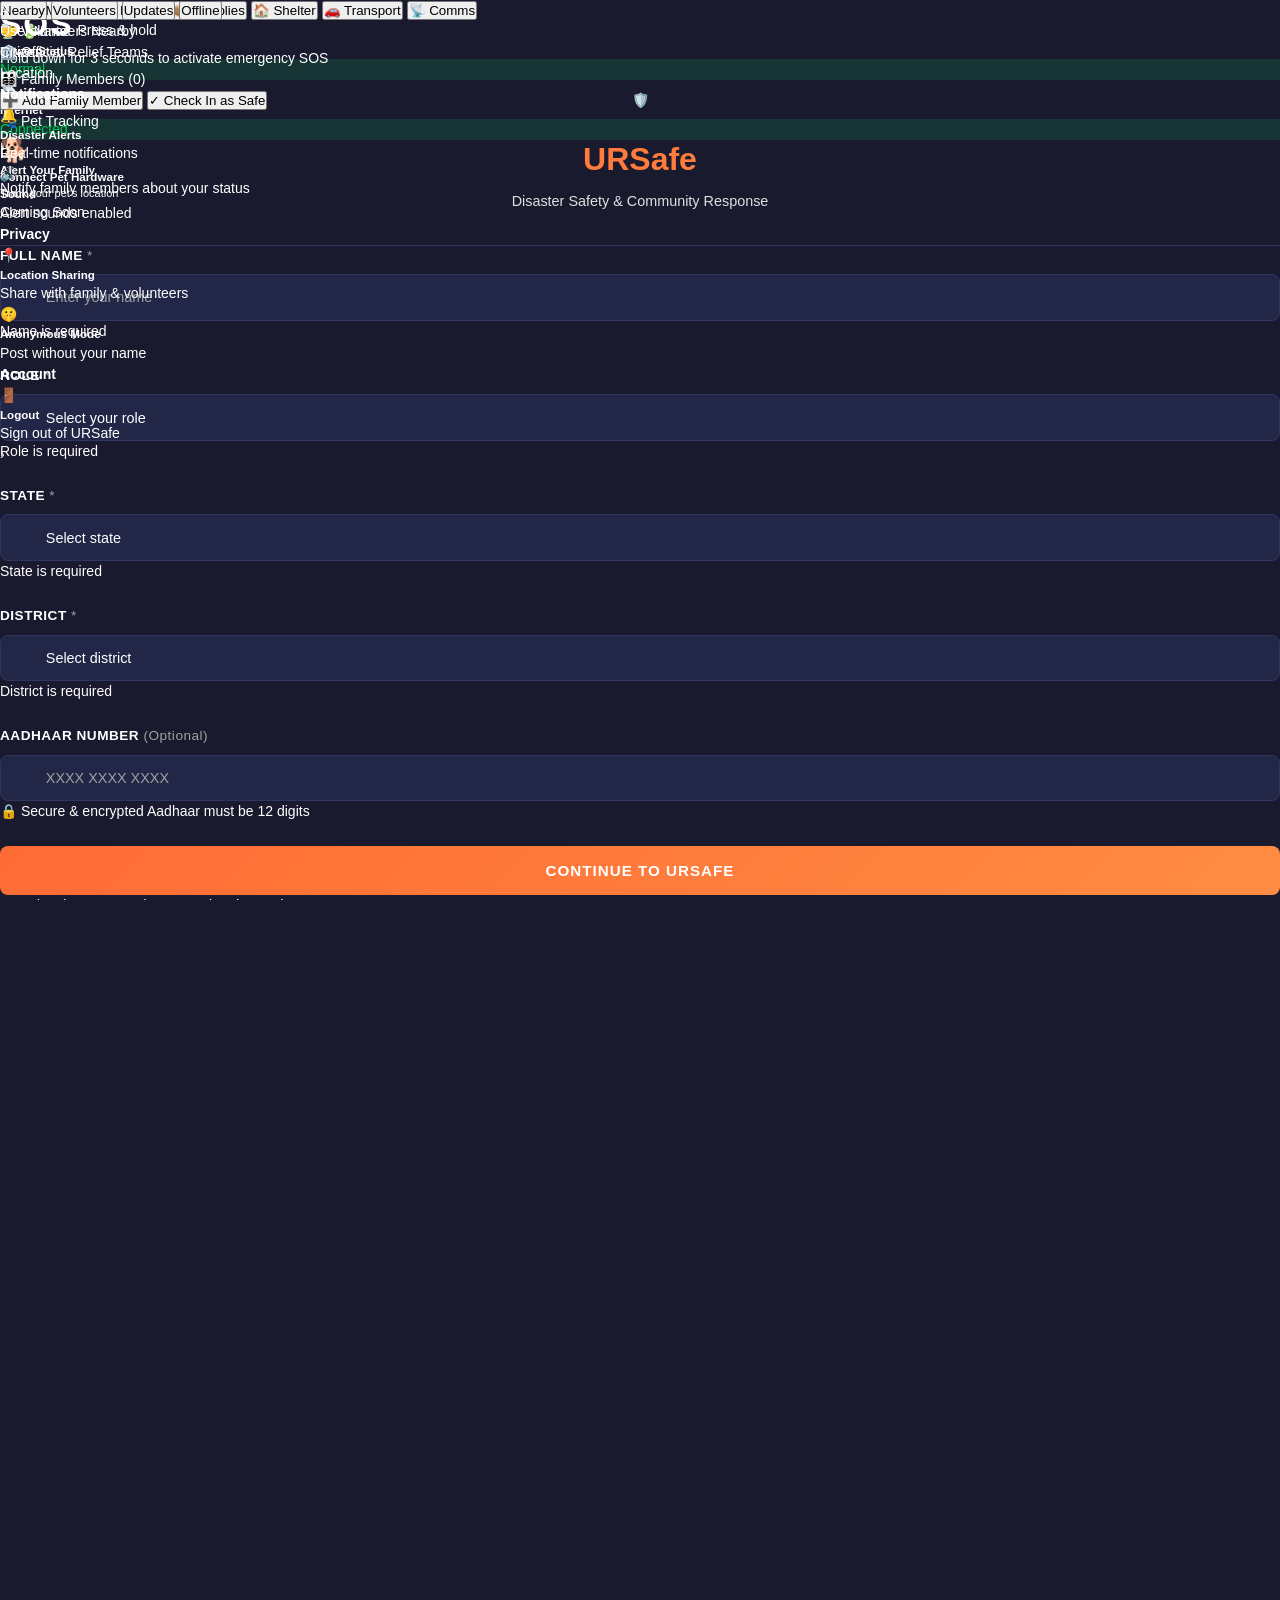
<file: URSafe/index.html>
<!DOCTYPE html>
<html lang="en">
<head>
  <meta charset="UTF-8">
  <meta name="viewport" content="width=device-width, initial-scale=1.0, viewport-fit=cover, maximum-scale=1">
  <title>URSafe - Disaster Safety App</title>
  <link rel="stylesheet" href="css/style.css">
</head>
<body>

<!-- STATUS BAR -->
<div class="status-bar">
  <span class="time" id="statusTime">9:41</span>
  <div class="status-icons">
    <span>📡</span>
    <span>🔋</span>
  </div>
</div>

<!-- LOGIN PAGE -->
<div id="loginPage">
  <div class="login-header">
    <div class="login-logo">🛡️</div>
    <h1>UR<span>Safe</span></h1>
    <p>Disaster Safety & Community Response</p>
  </div>

  <form class="login-form" id="loginForm">
    <div class="form-group">
      <label for="userName">Full Name <span class="optional">*</span></label>
      <input type="text" id="userName" class="form-input" placeholder="Enter your name" required>
      <span class="error-text">Name is required</span>
    </div>

    <div class="form-group">
      <label for="userRole">Role <span class="optional">*</span></label>
      <select id="userRole" class="form-input" required>
        <option value="">Select your role</option>
        <option value="citizen">Citizen</option>
        <option value="volunteer">Volunteer</option>
        <option value="government">Government Entity</option>
      </select>
      <span class="error-text">Role is required</span>
    </div>

    <div class="form-row">
      <div class="form-group">
        <label for="userState">State <span class="optional">*</span></label>
        <select id="userState" class="form-input" required>
          <option value="">Select state</option>
        </select>
        <span class="error-text">State is required</span>
      </div>
      <div class="form-group">
        <label for="userDistrict">District <span class="optional">*</span></label>
        <select id="userDistrict" class="form-input" required>
          <option value="">Select district</option>
        </select>
        <span class="error-text">District is required</span>
      </div>
    </div>

    <div class="form-group">
      <label for="userAadhaar">Aadhaar Number <span class="optional">(Optional)</span></label>
      <input type="text" id="userAadhaar" class="form-input" placeholder="XXXX XXXX XXXX" maxlength="14">
      <span class="aadhaar-note">🔒 Secure & encrypted</span>
      <span class="error-text">Aadhaar must be 12 digits</span>
    </div>

    <button type="submit" class="btn-primary">Continue to URSafe</button>
  </form>

  <div class="login-footer">
    Your data is <span>secure</span> and encrypted end-to-end
  </div>
</div>

<!-- MAIN APP -->
<div id="mainApp">
  <!-- APP HEADER -->
  <div class="app-header">
    <h2 id="pageTitle">Alerts</h2>
    <div class="header-actions">
      <div class="header-btn" id="headerAction">🔔</div>
      <div class="user-avatar" id="userAvatar">A</div>
    </div>
  </div>

  <!-- PAGE CONTENT -->
  <div class="page-content">
    <!-- ALERTS PAGE -->
    <div class="page active" id="alertsPage">
      <div class="alert-tabs">
        <button class="alert-tab active" data-tab="all">All Alerts</button>
        <button class="alert-tab" data-tab="disasters">Disasters</button>
        <button class="alert-tab" data-tab="utilities">Utilities</button>
        <button class="alert-tab" data-tab="family">Family</button>
      </div>

      <div id="disasterAlertsContainer"></div>

      <div class="utility-alerts">
        <div class="card utility-card">
          <div class="u-icon">⚡</div>
          <h5>Power Status</h5>
          <div class="u-status" style="background:rgba(0,200,83,.15);color:#00c853">Normal</div>
        </div>
        <div class="card utility-card">
          <div class="u-icon">📡</div>
          <h5>Internet</h5>
          <div class="u-status" style="background:rgba(0,200,83,.15);color:#00c853">Connected</div>
        </div>
      </div>

      <div class="family-alert-banner">
        <div class="fab-icon">👨‍👩‍👧</div>
        <div class="fab-text">
          <h5>Alert Your Family</h5>
          <p>Notify family members about your status</p>
        </div>
      </div>
    </div>

    <!-- FAMILY LINK PAGE -->
    <div class="page" id="familyPage">
      <div class="sos-section">
        <div class="sos-btn" id="sosBtn" title="Hold for 3 seconds to send SOS">
          <span class="sos-text">SOS</span>
          <span class="sos-sub">Press & hold</span>
        </div>
        <div class="sos-progress">
          <div class="sos-progress-bar" id="sosProgress"></div>
        </div>
        <div class="sos-hint">Hold down for 3 seconds to activate emergency SOS</div>
      </div>

      <div class="section-title">
        👨‍👩‍👧‍👦 Family Members <span class="count" id="familyCount">(0)</span>
      </div>
      <div id="familyListContainer"></div>
      <button class="add-member-btn" id="addMemberBtn">
        ➕ Add Family Member
      </button>

      <button class="checkin-btn" id="checkinBtn">
        ✓ Check In as Safe
      </button>

      <div class="section-title">🐾 Pet Tracking</div>
      <div class="card pet-section">
        <div class="pet-card">
          <div style="font-size:24px">🐕</div>
          <div style="flex:1">
            <h5>Connect Pet Hardware</h5>
            <p style="font-size:11px;color:var(--text-dim)">Track your pet's location</p>
          </div>
          <span class="coming-soon-badge">Coming Soon</span>
        </div>
      </div>
    </div>

    <!-- VOLUNTEERS PAGE -->
    <div class="page" id="volunteersPage">
      <div class="vol-filters">
        <button class="vol-filter active" data-type="all">All</button>
        <button class="vol-filter" data-type="medical">🏥 Medical</button>
        <button class="vol-filter" data-type="rescue">🚒 Rescue</button>
        <button class="vol-filter" data-type="supplies">📦 Supplies</button>
        <button class="vol-filter" data-type="shelter">🏠 Shelter</button>
        <button class="vol-filter" data-type="transport">🚗 Transport</button>
        <button class="vol-filter" data-type="communication">📡 Comms</button>
      </div>

      <div class="section-title">🤝 Volunteers Nearby</div>
      <div id="volunteersContainer"></div>

      <div class="section-title">🏛️ Official Relief Teams</div>
      <div id="reliefTeamsContainer"></div>
    </div>

    <!-- COMMUNITY PAGE -->
    <div class="page" id="communityPage">
      <div class="community-tabs">
        <button class="community-tab active" data-tab="nearby">Nearby</button>
        <button class="community-tab" data-tab="volunteers">Volunteers</button>
        <button class="community-tab" data-tab="updates">Updates</button>
        <button class="community-tab" data-tab="offline">Offline</button>
      </div>

      <div id="nearbyMessagesTab" class="tab-content">
        <div id="messagesContainer"></div>
      </div>

      <div id="offlineTab" class="tab-content" style="display:none">
        <div class="offline-banner">
          <h4>📡 Mesh Network Mode</h4>
          <p>Communicating without internet</p>
        </div>
        <div class="mesh-status">
          <div class="mesh-dot"></div>
          <span>Connected to 7 peers nearby</span>
        </div>
        <div class="section-title">Local Peers</div>
        <div id="peersContainer"></div>
      </div>
    </div>

    <!-- PROFILE PAGE -->
    <div class="page" id="profilePage">
      <div class="profile-header">
        <div class="profile-avatar-lg" id="profileAvatar">A</div>
        <div class="profile-name" id="profileName">User Name</div>
        <div class="profile-role" id="profileRole">Citizen</div>
        <div class="profile-location" id="profileLocation">Location</div>
      </div>

      <div class="settings-group">
        <h4>Notifications</h4>
        <div class="setting-item card">
          <div class="setting-icon">🔔</div>
          <div class="setting-info">
            <h5>Disaster Alerts</h5>
            <p>Real-time notifications</p>
          </div>
          <div class="setting-toggle on" data-setting="alerts"></div>
        </div>
        <div class="setting-item card">
          <div class="setting-icon">🔊</div>
          <div class="setting-info">
            <h5>Sound</h5>
            <p>Alert sounds enabled</p>
          </div>
          <div class="setting-toggle on" data-setting="sound"></div>
        </div>
      </div>

      <div class="settings-group">
        <h4>Privacy</h4>
        <div class="setting-item card">
          <div class="setting-icon">📍</div>
          <div class="setting-info">
            <h5>Location Sharing</h5>
            <p>Share with family & volunteers</p>
          </div>
          <div class="setting-toggle on" data-setting="location"></div>
        </div>
        <div class="setting-item card">
          <div class="setting-icon">🤫</div>
          <div class="setting-info">
            <h5>Anonymous Mode</h5>
            <p>Post without your name</p>
          </div>
          <div class="setting-toggle" data-setting="anonymous"></div>
        </div>
      </div>

      <div class="settings-group">
        <h4>Account</h4>
        <div class="setting-item card" id="logoutBtn" style="cursor:pointer">
          <div class="setting-icon">🚪</div>
          <div class="setting-info">
            <h5>Logout</h5>
            <p>Sign out of URSafe</p>
          </div>
          <div class="setting-arrow">›</div>
        </div>
      </div>
    </div>
  </div>

  <!-- BOTTOM NAVIGATION -->
  <div class="bottom-nav">
    <div class="nav-item active" data-page="alerts">
      <div class="nav-icon">🚨</div>
      <div class="nav-label">Alerts</div>
    </div>
    <div class="nav-item" data-page="family">
      <div class="nav-icon">👨‍👩‍👧</div>
      <div class="nav-label">Family</div>
    </div>
    <div class="nav-item" data-page="volunteers">
      <div class="nav-icon">🤝</div>
      <div class="nav-label">Volunteers</div>
    </div>
    <div class="nav-item" data-page="community">
      <div class="nav-icon">💬</div>
      <div class="nav-label">Community</div>
    </div>
    <div class="nav-item" data-page="profile">
      <div class="nav-icon">👤</div>
      <div class="nav-label">Profile</div>
    </div>
  </div>

  <!-- MESSAGE COMPOSER -->
  <div class="msg-composer" id="msgComposer">
    <div class="composer-row">
      <input type="text" class="composer-input" id="msgInput" placeholder="Share your status...">
      <button class="composer-send" id="sendMsgBtn">📤</button>
    </div>
    <div class="composer-tools">
      <button class="composer-tool" id="attachLocationBtn">📍 Location</button>
      <select class="urgency-select" id="urgencySelect">
        <option value="low">🟢 Normal</option>
        <option value="medium">🟡 Urgent</option>
        <option value="high">🔴 Critical</option>
      </select>
    </div>
  </div>
</div>

<!-- MODALS -->
<div class="sos-modal" id="sosModal">
  <div class="sos-modal-content">
    <h3>Emergency SOS Activated</h3>
    <p>Your location & message will be sent to all family members</p>
    <textarea id="sosMessage" placeholder="Add a message (optional)..."></textarea>
    <button class="sos-send-btn" id="sosSendBtn">📤 Send SOS</button>
    <button class="sos-cancel-btn" id="sosCancelBtn">Cancel</button>
  </div>
</div>

<div class="add-modal" id="addModal">
  <div class="add-modal-content">
    <h3>Add Family Member</h3>
    <div class="form-group">
      <label for="memberName">Name</label>
      <input type="text" id="memberName" class="form-input" placeholder="Family member name">
    </div>
    <div class="form-group">
      <label for="memberRelation">Relation</label>
      <select id="memberRelation" class="form-input">
        <option value="">Select relation</option>
      </select>
    </div>
    <div class="form-group">
      <label for="memberPhone">Phone Number</label>
      <input type="tel" id="memberPhone" class="form-input" placeholder="+91-XXXXXXXXXX">
    </div>
    <div class="modal-actions">
      <button class="btn-primary" id="addMemberConfirmBtn">Add Member</button>
      <button class="btn-cancel" id="addMemberCancelBtn">Cancel</button>
    </div>
  </div>
</div>

<!-- TOAST NOTIFICATIONS -->
<div class="toast" id="toast"></div>

<!-- SPLASH OVERLAY -->
<div class="splash-overlay" id="splash">
  <div style="font-size:48px">🛡️</div>
  <div class="splash-spinner"></div>
</div>

<script src="js/data.js"></script>
<script src="js/login.js"></script>
<script src="js/alerts.js"></script>
<script src="js/familylink.js"></script>
<script src="js/volunteers.js"></script>
<script src="js/community.js"></script>
<script src="js/app.js"></script>

</body>
</html>
</file>
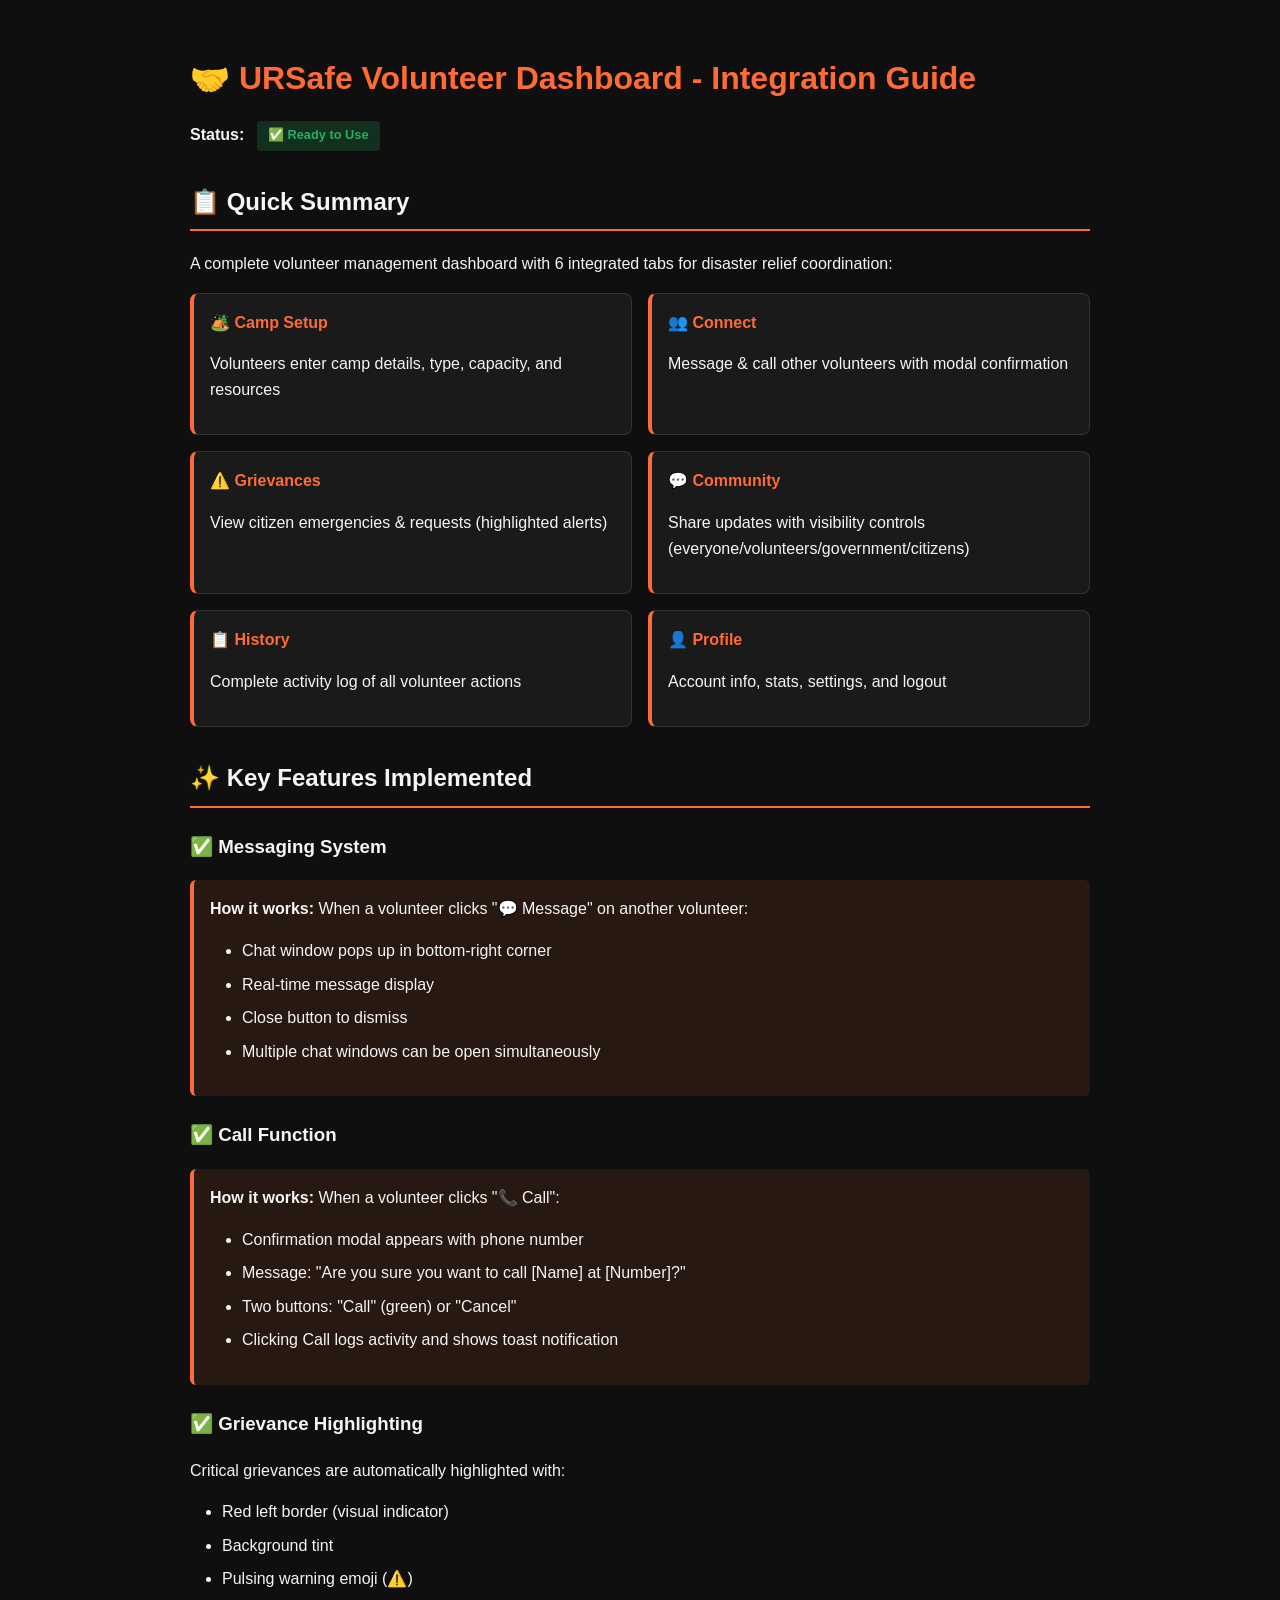
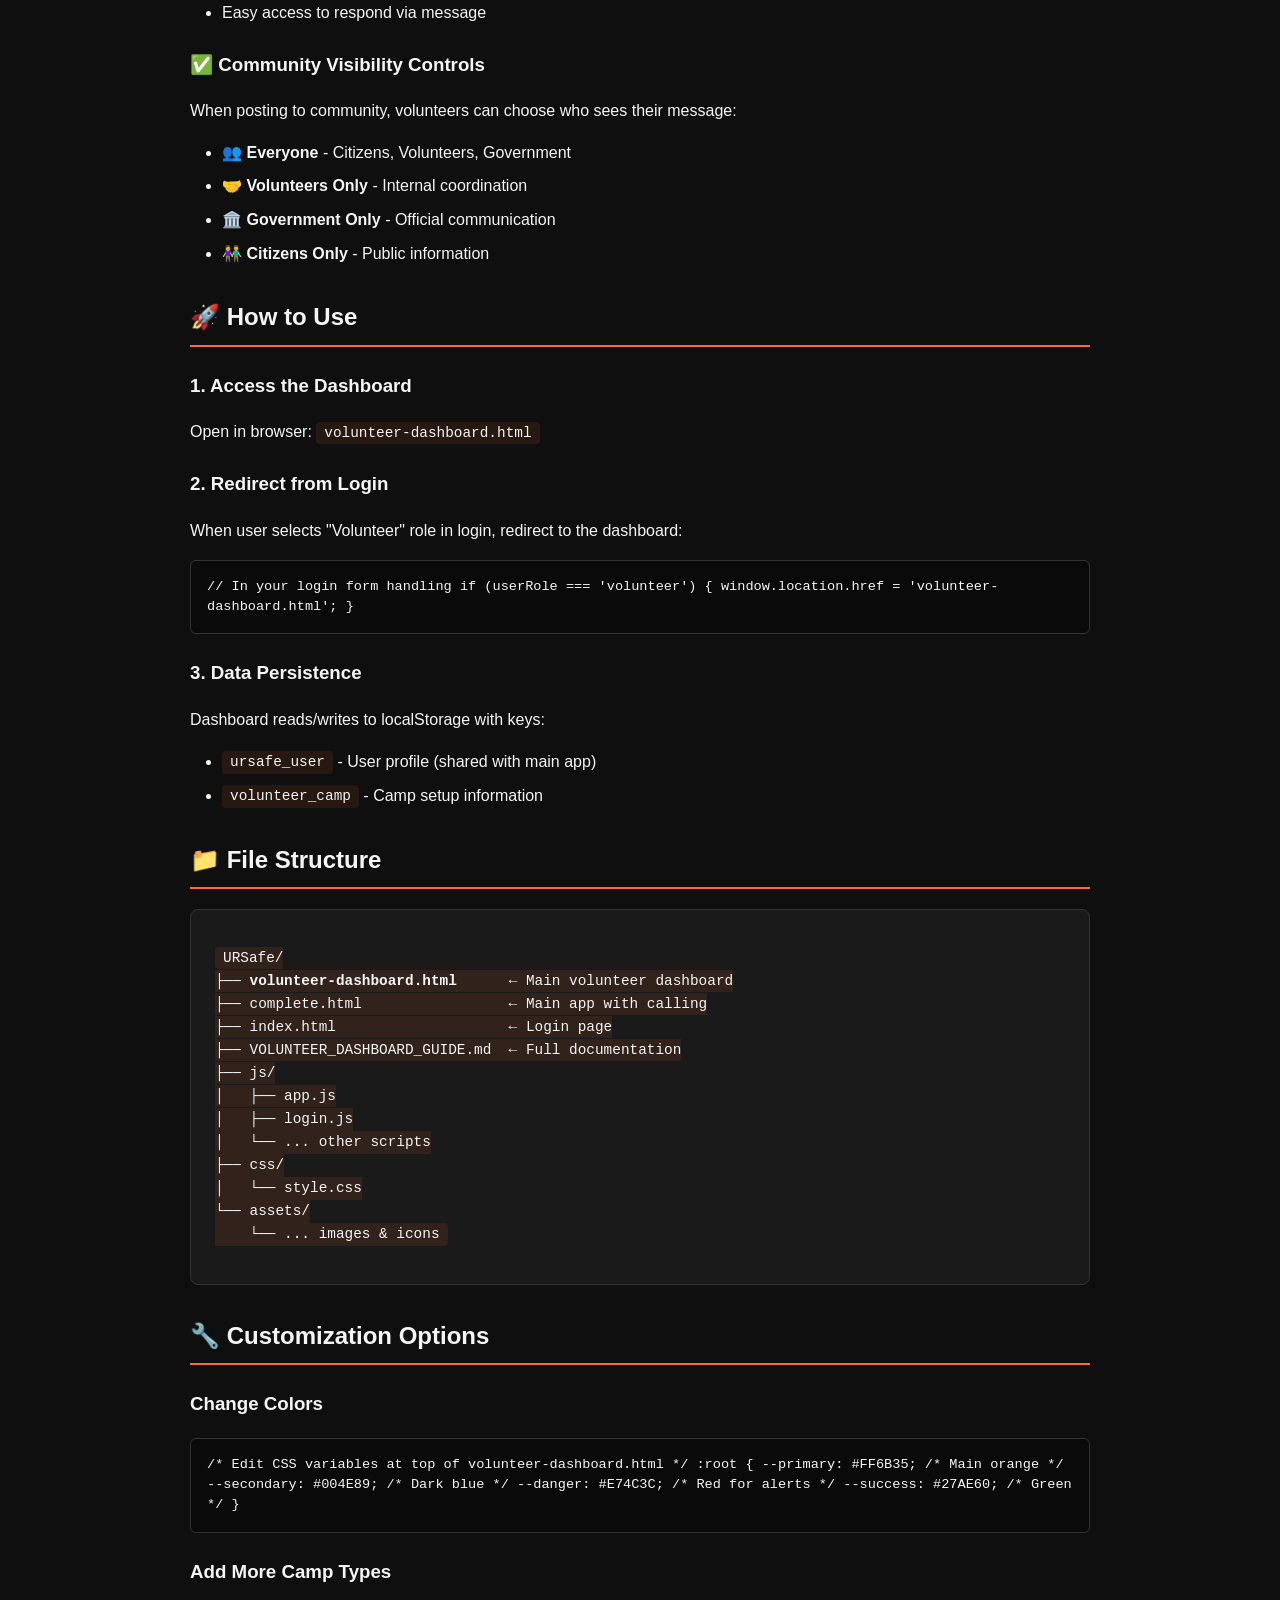
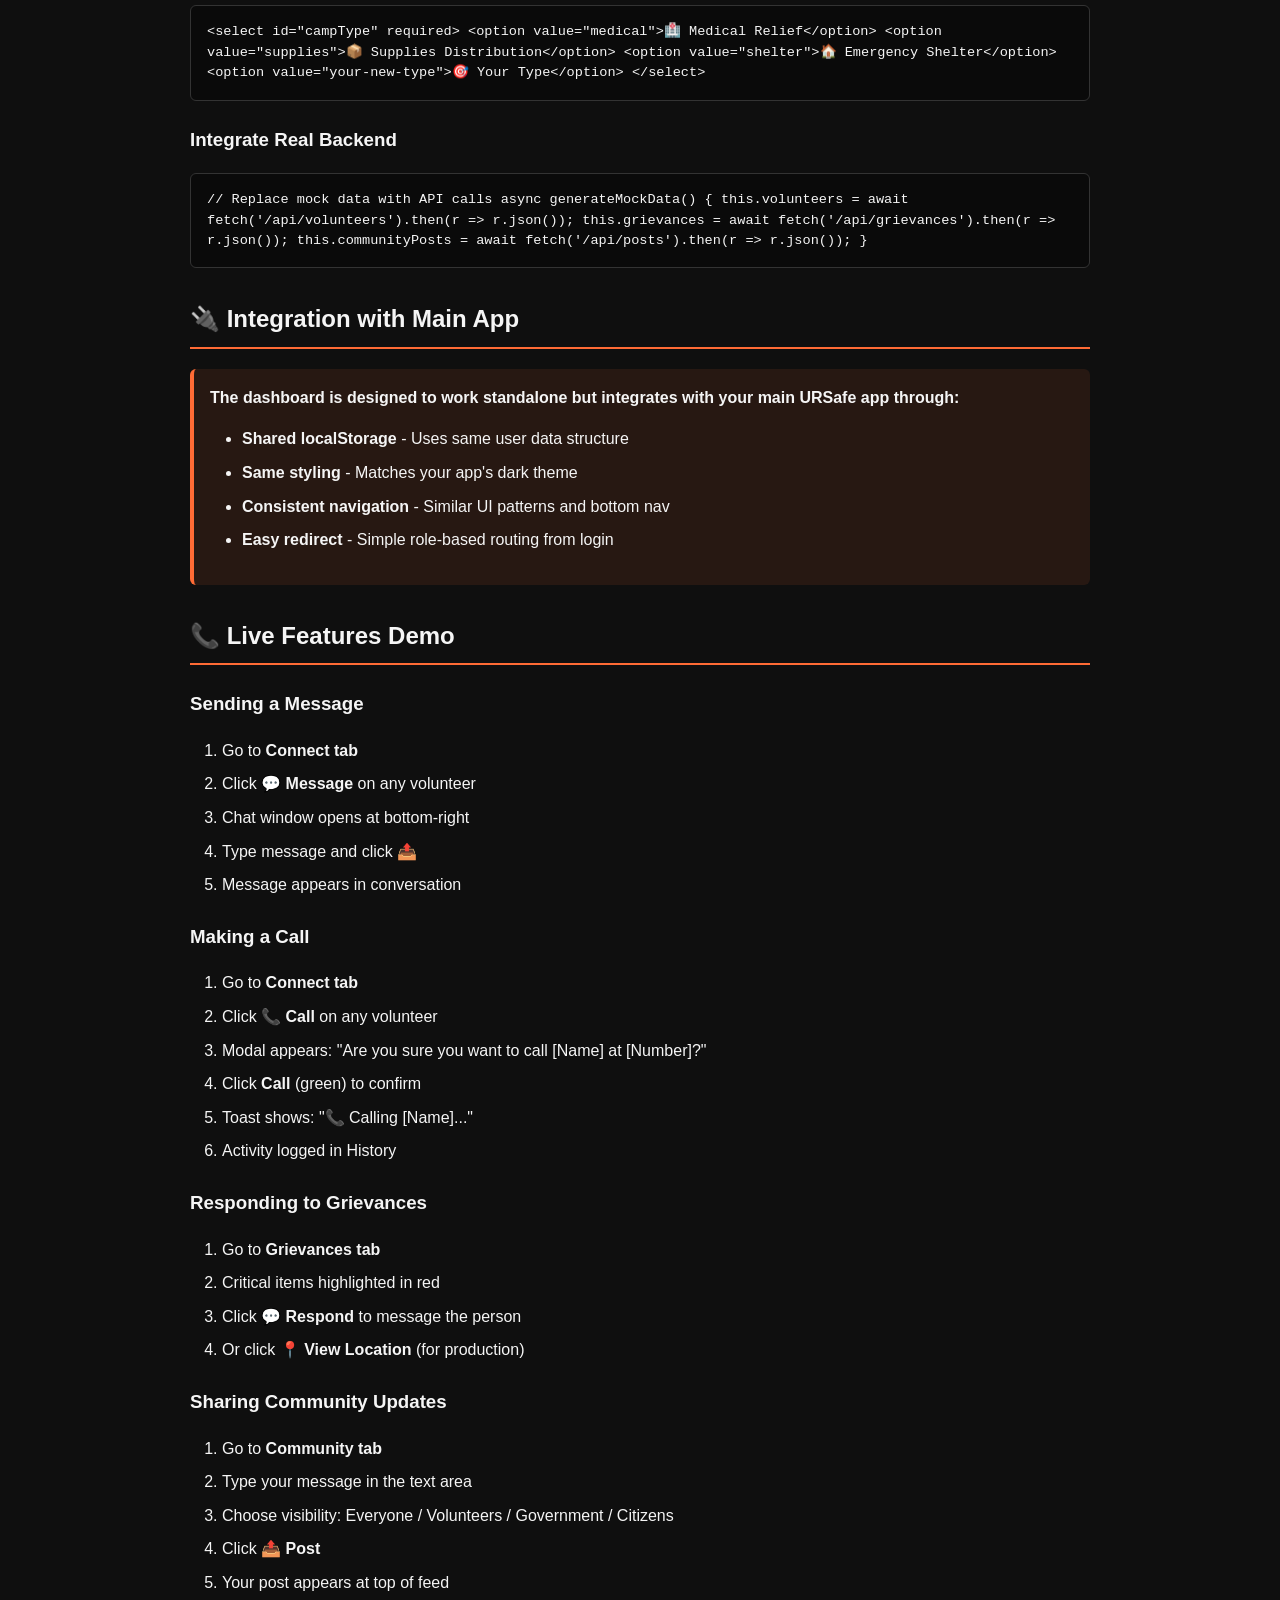
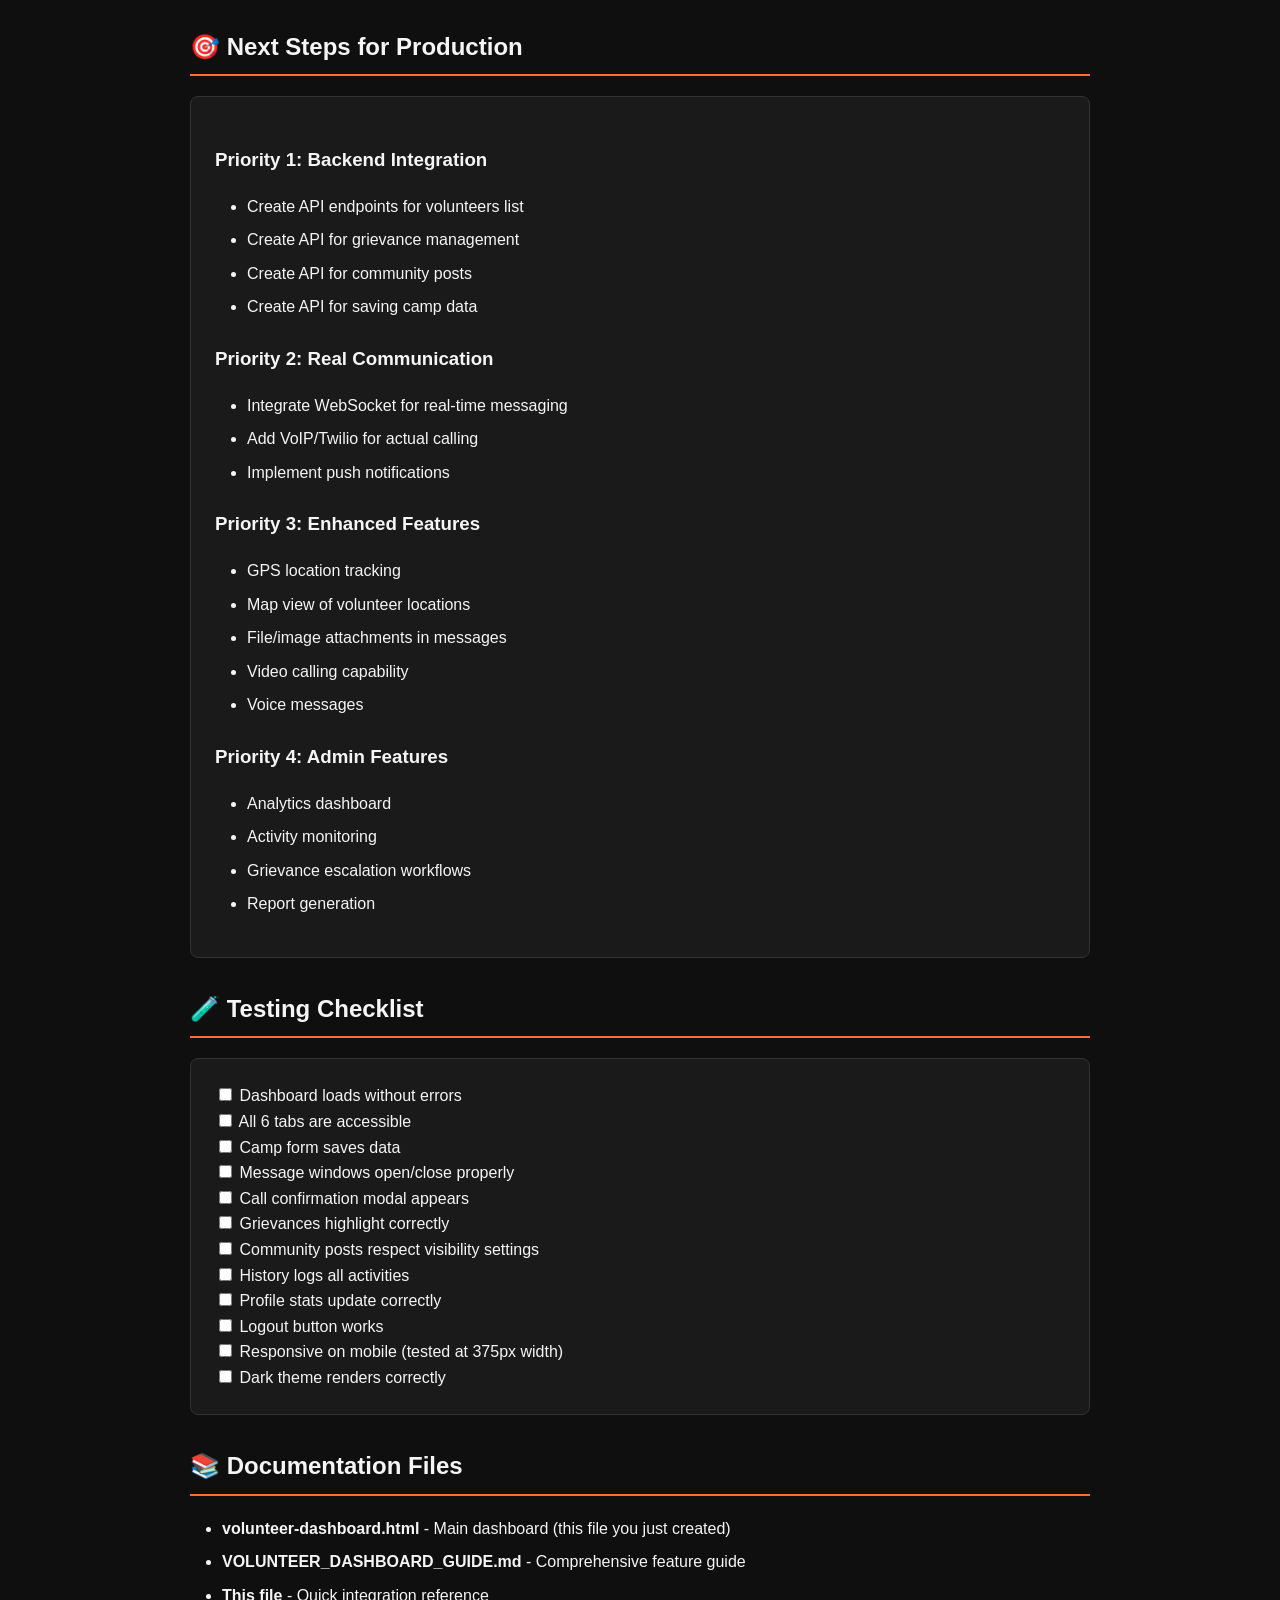
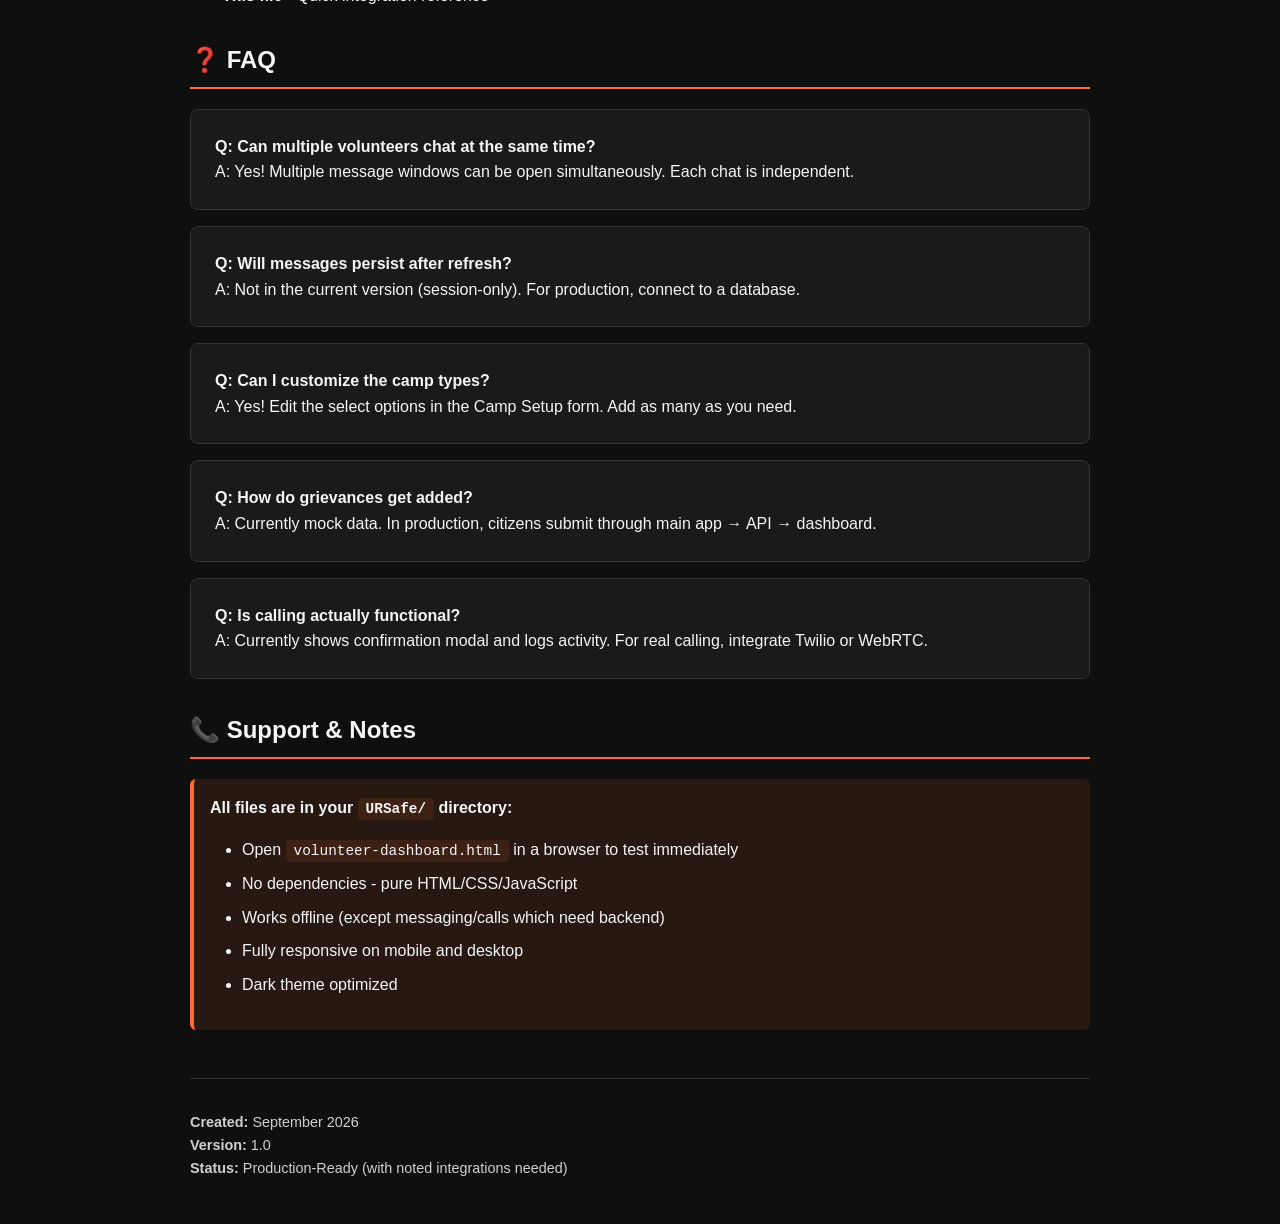
<file: URSafe/INTEGRATION_GUIDE.html>
<!DOCTYPE html>
<html lang="en">
<head>
  <meta charset="UTF-8">
  <meta name="viewport" content="width=device-width, initial-scale=1.0">
  <title>URSafe - Integration Guide</title>
  <style>
    :root {
      --primary: #FF6B35;
      --bg-dark: #0f0f0f;
      --bg-card: #1a1a1a;
      --text-primary: #f5f5f5;
      --text-secondary: #d0d0d0;
      --border: #333;
    }

    body {
      font-family: 'Inter', -apple-system, BlinkMacSystemFont, 'Segoe UI', Roboto, sans-serif;
      background: var(--bg-dark);
      color: var(--text-primary);
      line-height: 1.6;
      padding: 2rem;
      max-width: 900px;
      margin: 0 auto;
    }

    h1, h2, h3 { font-family: 'Poppins', sans-serif; }
    h1 { margin-bottom: 0.5rem; color: var(--primary); }
    h2 { margin-top: 2rem; border-bottom: 2px solid var(--primary); padding-bottom: 0.5rem; }
    h3 { margin-top: 1.5rem; }

    .card {
      background: var(--bg-card);
      border: 1px solid var(--border);
      border-radius: 8px;
      padding: 1.5rem;
      margin: 1rem 0;
    }

    .feature-grid {
      display: grid;
      grid-template-columns: 1fr 1fr;
      gap: 1rem;
      margin: 1rem 0;
    }

    .feature-item {
      background: var(--bg-card);
      border: 1px solid var(--border);
      border-radius: 8px;
      padding: 1rem;
      border-left: 4px solid var(--primary);
    }

    .feature-item strong { color: var(--primary); }

    code {
      background: rgba(255, 107, 53, 0.1);
      padding: 0.2rem 0.5rem;
      border-radius: 4px;
      font-family: 'Monaco', monospace;
      font-size: 0.9rem;
    }

    .btn {
      display: inline-block;
      padding: 0.8rem 1.5rem;
      background: var(--primary);
      color: white;
      text-decoration: none;
      border-radius: 6px;
      margin-top: 1rem;
      border: none;
      cursor: pointer;
      font-weight: 600;
    }

    .btn:hover {
      opacity: 0.9;
    }

    .code-block {
      background: rgba(0, 0, 0, 0.3);
      border: 1px solid var(--border);
      border-radius: 6px;
      padding: 1rem;
      overflow-x: auto;
      margin: 1rem 0;
    }

    .code-block code {
      background: none;
      padding: 0;
      display: block;
      font-size: 0.85rem;
      line-height: 1.5;
    }

    .highlight {
      background: rgba(255, 107, 53, 0.1);
      padding: 1rem;
      border-radius: 6px;
      margin: 1rem 0;
      border-left: 4px solid var(--primary);
    }

    ul, ol { margin: 1rem 0; padding-left: 2rem; }
    li { margin: 0.5rem 0; }

    .status-badge {
      display: inline-block;
      padding: 0.3rem 0.7rem;
      border-radius: 4px;
      font-size: 0.8rem;
      font-weight: 600;
      background: rgba(39, 174, 96, 0.2);
      color: #27AE60;
      margin-left: 0.5rem;
    }
  </style>
</head>
<body>

<h1>🤝 URSafe Volunteer Dashboard - Integration Guide</h1>
<p><strong>Status:</strong> <span class="status-badge">✅ Ready to Use</span></p>

<h2>📋 Quick Summary</h2>
<p>A complete volunteer management dashboard with 6 integrated tabs for disaster relief coordination:</p>

<div class="feature-grid">
  <div class="feature-item">
    <strong>🏕️ Camp Setup</strong>
    <p>Volunteers enter camp details, type, capacity, and resources</p>
  </div>
  <div class="feature-item">
    <strong>👥 Connect</strong>
    <p>Message & call other volunteers with modal confirmation</p>
  </div>
  <div class="feature-item">
    <strong>⚠️ Grievances</strong>
    <p>View citizen emergencies & requests (highlighted alerts)</p>
  </div>
  <div class="feature-item">
    <strong>💬 Community</strong>
    <p>Share updates with visibility controls (everyone/volunteers/government/citizens)</p>
  </div>
  <div class="feature-item">
    <strong>📋 History</strong>
    <p>Complete activity log of all volunteer actions</p>
  </div>
  <div class="feature-item">
    <strong>👤 Profile</strong>
    <p>Account info, stats, settings, and logout</p>
  </div>
</div>

<h2>✨ Key Features Implemented</h2>

<h3>✅ Messaging System</h3>
<div class="highlight">
  <strong>How it works:</strong> When a volunteer clicks "💬 Message" on another volunteer:
  <ul>
    <li>Chat window pops up in bottom-right corner</li>
    <li>Real-time message display</li>
    <li>Close button to dismiss</li>
    <li>Multiple chat windows can be open simultaneously</li>
  </ul>
</div>

<h3>✅ Call Function</h3>
<div class="highlight">
  <strong>How it works:</strong> When a volunteer clicks "📞 Call":
  <ul>
    <li>Confirmation modal appears with phone number</li>
    <li>Message: "Are you sure you want to call [Name] at [Number]?"</li>
    <li>Two buttons: "Call" (green) or "Cancel"</li>
    <li>Clicking Call logs activity and shows toast notification</li>
  </ul>
</div>

<h3>✅ Grievance Highlighting</h3>
<p>Critical grievances are automatically highlighted with:</p>
<ul>
  <li>Red left border (visual indicator)</li>
  <li>Background tint</li>
  <li>Pulsing warning emoji (⚠️)</li>
  <li>Easy access to respond via message</li>
</ul>

<h3>✅ Community Visibility Controls</h3>
<p>When posting to community, volunteers can choose who sees their message:</p>
<ul>
  <li>👥 <strong>Everyone</strong> - Citizens, Volunteers, Government</li>
  <li>🤝 <strong>Volunteers Only</strong> - Internal coordination</li>
  <li>🏛️ <strong>Government Only</strong> - Official communication</li>
  <li>👫 <strong>Citizens Only</strong> - Public information</li>
</ul>

<h2>🚀 How to Use</h2>

<h3>1. Access the Dashboard</h3>
<p>Open in browser: <code>volunteer-dashboard.html</code></p>

<h3>2. Redirect from Login</h3>
<p>When user selects "Volunteer" role in login, redirect to the dashboard:</p>

<div class="code-block"><code>
// In your login form handling
if (userRole === 'volunteer') {
  window.location.href = 'volunteer-dashboard.html';
}
</code></div>

<h3>3. Data Persistence</h3>
<p>Dashboard reads/writes to localStorage with keys:</p>
<ul>
  <li><code>ursafe_user</code> - User profile (shared with main app)</li>
  <li><code>volunteer_camp</code> - Camp setup information</li>
</ul>

<h2>📁 File Structure</h2>

<div class="card">
<pre><code>URSafe/
├── <strong>volunteer-dashboard.html</strong>      ← Main volunteer dashboard
├── complete.html                 ← Main app with calling
├── index.html                    ← Login page
├── VOLUNTEER_DASHBOARD_GUIDE.md  ← Full documentation
├── js/
│   ├── app.js
│   ├── login.js
│   └── ... other scripts
├── css/
│   └── style.css
└── assets/
    └── ... images & icons</code></pre>
</div>

<h2>🔧 Customization Options</h2>

<h3>Change Colors</h3>
<div class="code-block"><code>
/* Edit CSS variables at top of volunteer-dashboard.html */
:root {
  --primary: #FF6B35;        /* Main orange */
  --secondary: #004E89;      /* Dark blue */
  --danger: #E74C3C;         /* Red for alerts */
  --success: #27AE60;        /* Green */
}
</code></div>

<h3>Add More Camp Types</h3>
<div class="code-block"><code>
&lt;select id="campType" required&gt;
  &lt;option value="medical"&gt;🏥 Medical Relief&lt;/option&gt;
  &lt;option value="supplies"&gt;📦 Supplies Distribution&lt;/option&gt;
  &lt;option value="shelter"&gt;🏠 Emergency Shelter&lt;/option&gt;
  &lt;option value="your-new-type"&gt;🎯 Your Type&lt;/option&gt;
&lt;/select&gt;
</code></div>

<h3>Integrate Real Backend</h3>
<div class="code-block"><code>
// Replace mock data with API calls
async generateMockData() {
  this.volunteers = await fetch('/api/volunteers').then(r => r.json());
  this.grievances = await fetch('/api/grievances').then(r => r.json());
  this.communityPosts = await fetch('/api/posts').then(r => r.json());
}
</code></div>

<h2>🔌 Integration with Main App</h2>

<div class="highlight">
  <strong>The dashboard is designed to work standalone but integrates with your main URSafe app through:</strong>
  <ul>
    <li><strong>Shared localStorage</strong> - Uses same user data structure</li>
    <li><strong>Same styling</strong> - Matches your app's dark theme</li>
    <li><strong>Consistent navigation</strong> - Similar UI patterns and bottom nav</li>
    <li><strong>Easy redirect</strong> - Simple role-based routing from login</li>
  </ul>
</div>

<h2>📞 Live Features Demo</h2>

<h3>Sending a Message</h3>
<ol>
  <li>Go to <strong>Connect tab</strong></li>
  <li>Click <strong>💬 Message</strong> on any volunteer</li>
  <li>Chat window opens at bottom-right</li>
  <li>Type message and click 📤</li>
  <li>Message appears in conversation</li>
</ol>

<h3>Making a Call</h3>
<ol>
  <li>Go to <strong>Connect tab</strong></li>
  <li>Click <strong>📞 Call</strong> on any volunteer</li>
  <li>Modal appears: "Are you sure you want to call [Name] at [Number]?"</li>
  <li>Click <strong>Call</strong> (green) to confirm</li>
  <li>Toast shows: "📞 Calling [Name]..."</li>
  <li>Activity logged in History</li>
</ol>

<h3>Responding to Grievances</h3>
<ol>
  <li>Go to <strong>Grievances tab</strong></li>
  <li>Critical items highlighted in red</li>
  <li>Click <strong>💬 Respond</strong> to message the person</li>
  <li>Or click <strong>📍 View Location</strong> (for production)</li>
</ol>

<h3>Sharing Community Updates</h3>
<ol>
  <li>Go to <strong>Community tab</strong></li>
  <li>Type your message in the text area</li>
  <li>Choose visibility: Everyone / Volunteers / Government / Citizens</li>
  <li>Click <strong>📤 Post</strong></li>
  <li>Your post appears at top of feed</li>
</ol>

<h2>🎯 Next Steps for Production</h2>

<div class="card">
  <h3>Priority 1: Backend Integration</h3>
  <ul>
    <li>Create API endpoints for volunteers list</li>
    <li>Create API for grievance management</li>
    <li>Create API for community posts</li>
    <li>Create API for saving camp data</li>
  </ul>

  <h3>Priority 2: Real Communication</h3>
  <ul>
    <li>Integrate WebSocket for real-time messaging</li>
    <li>Add VoIP/Twilio for actual calling</li>
    <li>Implement push notifications</li>
  </ul>

  <h3>Priority 3: Enhanced Features</h3>
  <ul>
    <li>GPS location tracking</li>
    <li>Map view of volunteer locations</li>
    <li>File/image attachments in messages</li>
    <li>Video calling capability</li>
    <li>Voice messages</li>
  </ul>

  <h3>Priority 4: Admin Features</h3>
  <ul>
    <li>Analytics dashboard</li>
    <li>Activity monitoring</li>
    <li>Grievance escalation workflows</li>
    <li>Report generation</li>
  </ul>
</div>

<h2>🧪 Testing Checklist</h2>

<div class="card">
  <input type="checkbox"> Dashboard loads without errors<br>
  <input type="checkbox"> All 6 tabs are accessible<br>
  <input type="checkbox"> Camp form saves data<br>
  <input type="checkbox"> Message windows open/close properly<br>
  <input type="checkbox"> Call confirmation modal appears<br>
  <input type="checkbox"> Grievances highlight correctly<br>
  <input type="checkbox"> Community posts respect visibility settings<br>
  <input type="checkbox"> History logs all activities<br>
  <input type="checkbox"> Profile stats update correctly<br>
  <input type="checkbox"> Logout button works<br>
  <input type="checkbox"> Responsive on mobile (tested at 375px width)<br>
  <input type="checkbox"> Dark theme renders correctly<br>
</div>

<h2>📚 Documentation Files</h2>

<ul>
  <li><strong>volunteer-dashboard.html</strong> - Main dashboard (this file you just created)</li>
  <li><strong>VOLUNTEER_DASHBOARD_GUIDE.md</strong> - Comprehensive feature guide</li>
  <li><strong>This file</strong> - Quick integration reference</li>
</ul>

<h2>❓ FAQ</h2>

<div class="card">
  <strong>Q: Can multiple volunteers chat at the same time?</strong><br>
  A: Yes! Multiple message windows can be open simultaneously. Each chat is independent.
</div>

<div class="card">
  <strong>Q: Will messages persist after refresh?</strong><br>
  A: Not in the current version (session-only). For production, connect to a database.
</div>

<div class="card">
  <strong>Q: Can I customize the camp types?</strong><br>
  A: Yes! Edit the select options in the Camp Setup form. Add as many as you need.
</div>

<div class="card">
  <strong>Q: How do grievances get added?</strong><br>
  A: Currently mock data. In production, citizens submit through main app → API → dashboard.
</div>

<div class="card">
  <strong>Q: Is calling actually functional?</strong><br>
  A: Currently shows confirmation modal and logs activity. For real calling, integrate Twilio or WebRTC.
</div>

<h2>📞 Support & Notes</h2>

<div class="highlight">
  <strong>All files are in your <code>URSafe/</code> directory:</strong>
  <ul>
    <li>Open <code>volunteer-dashboard.html</code> in a browser to test immediately</li>
    <li>No dependencies - pure HTML/CSS/JavaScript</li>
    <li>Works offline (except messaging/calls which need backend)</li>
    <li>Fully responsive on mobile and desktop</li>
    <li>Dark theme optimized</li>
  </ul>
</div>

<p style="margin-top: 3rem; padding-top: 2rem; border-top: 1px solid var(--border); color: var(--text-secondary); font-size: 0.9rem;">
  <strong>Created:</strong> September 2026<br>
  <strong>Version:</strong> 1.0<br>
  <strong>Status:</strong> Production-Ready (with noted integrations needed)
</p>

</body>
</html>
</file>
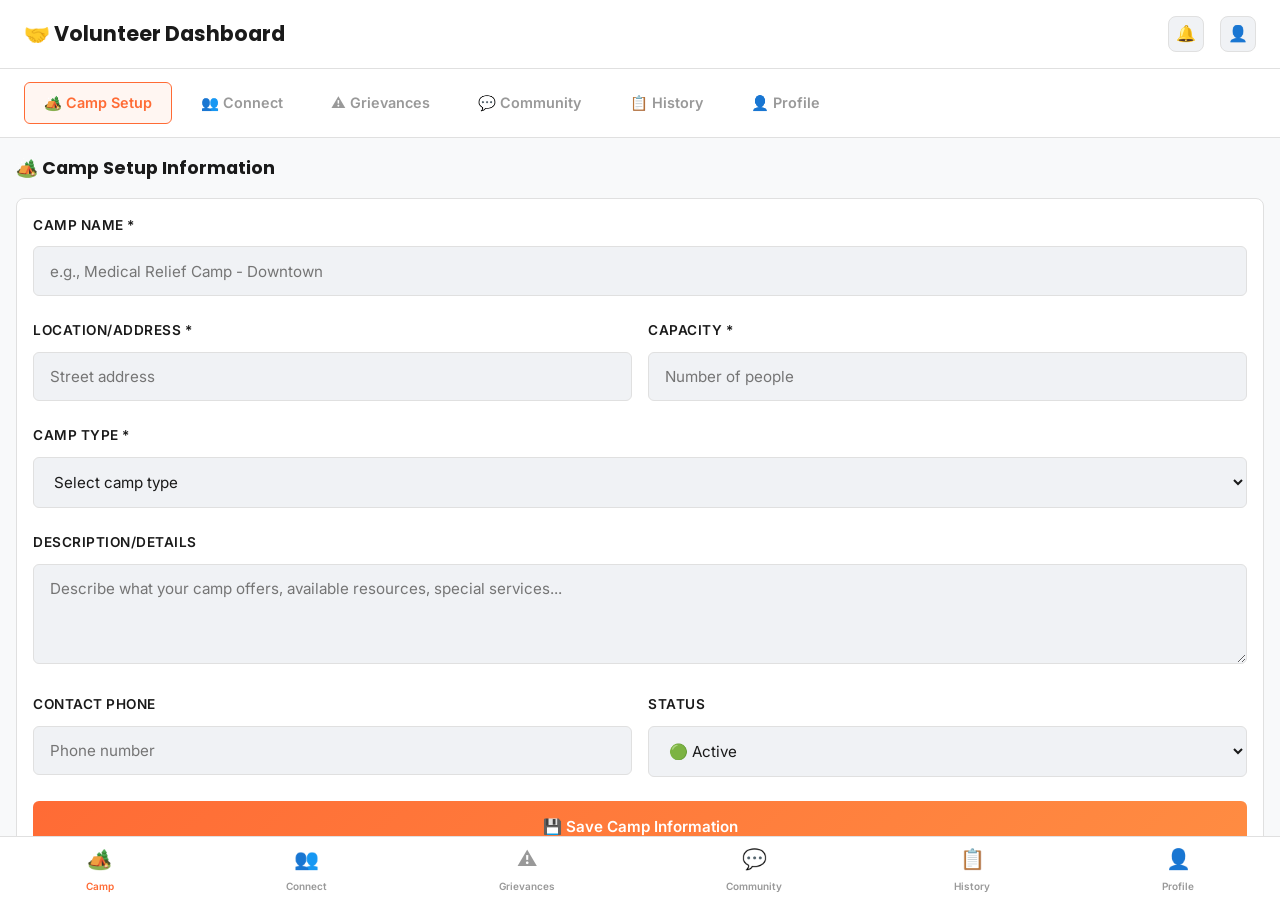
<file: URSafe/volunteer-dashboard.html>
<!DOCTYPE html>
<html lang="en">
<head>
  <meta charset="UTF-8">
  <meta name="viewport" content="width=device-width, initial-scale=1.0, viewport-fit=cover">
  <title>URSafe Volunteer Dashboard</title>
  <link rel="stylesheet" href="https://fonts.googleapis.com/css2?family=Inter:wght@400;500;600;700&family=Poppins:wght@600;700&display=swap">
  <style>
    :root {
      --primary: #FF6B35;
      --primary-light: #FF8C42;
      --primary-dark: #E55A28;
      --secondary: #004E89;
      --secondary-light: #0066B3;
      --success: #27AE60;
      --warning: #F39C12;
      --danger: #E74C3C;
      --danger-light: #EC7063;
      --bg-dark: #0f0f0f;
      --bg-card: #1a1a1a;
      --bg-input: #252525;
      --text-primary: #f5f5f5;
      --text-secondary: #d0d0d0;
      --text-muted: #888;
      --border: #333;
      --highlight: #FF6B3520;
    }

    @media (prefers-color-scheme: light) {
      :root:not([data-theme="dark"]) {
        --primary: #FF6B35;
        --primary-light: #FF8C42;
        --primary-dark: #E55A28;
        --secondary: #004E89;
        --secondary-light: #0066B3;
        --bg-dark: #f8f9fa;
        --bg-card: #ffffff;
        --bg-input: #f0f2f5;
        --text-primary: #1a1a1a;
        --text-secondary: #4a4a4a;
        --text-muted: #999;
        --border: #e0e0e0;
        --highlight: #FF6B3510;
      }
    }

    :root[data-theme="light"] {
      --primary: #FF6B35;
      --primary-light: #FF8C42;
      --primary-dark: #E55A28;
      --secondary: #004E89;
      --secondary-light: #0066B3;
      --bg-dark: #f8f9fa;
      --bg-card: #ffffff;
      --bg-input: #f0f2f5;
      --text-primary: #1a1a1a;
      --text-secondary: #4a4a4a;
      --text-muted: #999;
      --border: #e0e0e0;
      --highlight: #FF6B3510;
    }

    * {
      margin: 0;
      padding: 0;
      box-sizing: border-box;
    }

    html, body {
      width: 100%;
      height: 100%;
      overflow: hidden;
    }

    body {
      font-family: 'Inter', -apple-system, BlinkMacSystemFont, 'Segoe UI', Roboto, sans-serif;
      background: var(--bg-dark);
      color: var(--text-primary);
      font-size: 14px;
      line-height: 1.6;
    }

    .volunteer-app {
      display: flex;
      flex-direction: column;
      width: 100%;
      height: 100%;
    }

    .app-header {
      padding: 1rem 1.5rem;
      background: var(--bg-card);
      border-bottom: 1px solid var(--border);
      display: flex;
      justify-content: space-between;
      align-items: center;
      z-index: 10;
    }

    .app-header h2 {
      font-size: 1.3rem;
      font-weight: 700;
      font-family: 'Poppins', sans-serif;
    }

    .header-actions {
      display: flex;
      gap: 1rem;
      align-items: center;
    }

    .header-btn {
      width: 36px;
      height: 36px;
      border-radius: 8px;
      background: var(--bg-input);
      border: 1px solid var(--border);
      cursor: pointer;
      display: flex;
      align-items: center;
      justify-content: center;
      font-size: 1rem;
      transition: all 0.2s;
    }

    .header-btn:hover {
      background: var(--primary);
      border-color: var(--primary);
      color: white;
    }

    .tabs-container {
      display: flex;
      gap: 0.5rem;
      padding: 0.8rem 1.5rem;
      background: var(--bg-card);
      border-bottom: 1px solid var(--border);
      overflow-x: auto;
      scroll-behavior: smooth;
    }

    .tab-btn {
      padding: 0.7rem 1.2rem;
      background: transparent;
      border: 1px solid transparent;
      border-radius: 6px;
      color: var(--text-muted);
      cursor: pointer;
      font-weight: 600;
      font-size: 0.9rem;
      white-space: nowrap;
      transition: all 0.2s;
      font-family: 'Inter', sans-serif;
    }

    .tab-btn:hover {
      background: var(--bg-input);
      border-color: var(--border);
    }

    .tab-btn.active {
      color: var(--primary);
      background: var(--highlight);
      border-color: var(--primary);
    }

    .content-container {
      flex: 1;
      overflow-y: auto;
      padding: 1rem;
      position: relative;
    }

    .tab-content {
      display: none;
      opacity: 0;
      transition: opacity 0.3s;
      animation: fadeIn 0.3s;
    }

    .tab-content.active {
      display: block;
      opacity: 1;
    }

    @keyframes fadeIn {
      from { opacity: 0; }
      to { opacity: 1; }
    }

    .section-title {
      font-size: 1.1rem;
      font-weight: 700;
      margin-bottom: 1rem;
      color: var(--text-primary);
      font-family: 'Poppins', sans-serif;
    }

    .card {
      background: var(--bg-card);
      border: 1px solid var(--border);
      border-radius: 8px;
      padding: 1rem;
      margin-bottom: 0.9rem;
      transition: all 0.2s;
    }

    .card:hover {
      border-color: var(--primary);
      box-shadow: 0 2px 8px rgba(255, 107, 53, 0.1);
    }

    .card.highlighted {
      border-color: var(--danger);
      background: rgba(231, 76, 60, 0.05);
    }

    .card.highlighted::before {
      content: '⚠️';
      display: inline-block;
      margin-right: 0.5rem;
      animation: pulse 2s infinite;
    }

    @keyframes pulse {
      0%, 100% { opacity: 1; }
      50% { opacity: 0.5; }
    }

    /* CAMP SETUP TAB */
    .form-group {
      margin-bottom: 1.5rem;
    }

    label {
      display: block;
      margin-bottom: 0.6rem;
      font-size: 0.85rem;
      font-weight: 600;
      color: var(--text-primary);
      text-transform: uppercase;
      letter-spacing: 0.5px;
    }

    input, select, textarea {
      width: 100%;
      padding: 0.9rem 1rem;
      background: var(--bg-input);
      border: 1px solid var(--border);
      border-radius: 6px;
      color: var(--text-primary);
      font-size: 0.95rem;
      font-family: inherit;
      transition: all 0.2s;
    }

    input:focus, select:focus, textarea:focus {
      outline: none;
      border-color: var(--primary);
      background: var(--bg-card);
      box-shadow: 0 0 0 2px rgba(255, 107, 53, 0.1);
    }

    textarea {
      resize: vertical;
      min-height: 100px;
    }

    .form-row {
      display: grid;
      grid-template-columns: 1fr 1fr;
      gap: 1rem;
    }

    .btn-primary {
      width: 100%;
      padding: 1rem;
      background: linear-gradient(135deg, var(--primary), var(--primary-light));
      border: none;
      border-radius: 6px;
      color: white;
      font-size: 0.95rem;
      font-weight: 600;
      cursor: pointer;
      transition: all 0.2s;
      font-family: 'Inter', sans-serif;
    }

    .btn-primary:hover:not(:disabled) {
      transform: translateY(-2px);
      box-shadow: 0 6px 16px rgba(255, 107, 53, 0.25);
    }

    .btn-primary:disabled {
      opacity: 0.5;
      cursor: not-allowed;
    }

    .btn-secondary {
      padding: 0.8rem 1.2rem;
      background: transparent;
      border: 1px solid var(--border);
      border-radius: 6px;
      color: var(--text-secondary);
      cursor: pointer;
      font-weight: 600;
      font-size: 0.9rem;
      transition: all 0.2s;
    }

    .btn-secondary:hover {
      background: var(--bg-input);
      border-color: var(--primary);
      color: var(--primary);
    }

    .btn-small {
      padding: 0.5rem 1rem;
      background: var(--primary);
      color: white;
      border: none;
      border-radius: 5px;
      font-size: 0.8rem;
      font-weight: 600;
      cursor: pointer;
      transition: all 0.2s;
    }

    .btn-small:hover {
      background: var(--primary-dark);
      transform: translateY(-1px);
    }

    .btn-small.secondary {
      background: var(--secondary);
    }

    .btn-small.secondary:hover {
      background: var(--secondary-light);
    }

    .btn-small.danger {
      background: var(--danger);
    }

    .btn-small.danger:hover {
      background: var(--danger-light);
    }

    /* VOLUNTEERS CONNECT TAB */
    .volunteer-card {
      display: flex;
      gap: 1rem;
      align-items: flex-start;
    }

    .volunteer-avatar {
      width: 50px;
      height: 50px;
      border-radius: 8px;
      background: var(--primary);
      display: flex;
      align-items: center;
      justify-content: center;
      color: white;
      font-weight: 700;
      font-size: 1.2rem;
      flex-shrink: 0;
    }

    .volunteer-info {
      flex: 1;
    }

    .volunteer-name {
      font-weight: 600;
      color: var(--text-primary);
      margin-bottom: 0.2rem;
    }

    .volunteer-detail {
      font-size: 0.85rem;
      color: var(--text-muted);
      margin-bottom: 0.5rem;
    }

    .volunteer-actions {
      display: flex;
      gap: 0.5rem;
      margin-top: 0.7rem;
    }

    /* MESSAGING */
    .message-window {
      position: fixed;
      bottom: 80px;
      right: 20px;
      width: 320px;
      height: 400px;
      background: var(--bg-card);
      border: 1px solid var(--border);
      border-radius: 12px;
      display: flex;
      flex-direction: column;
      z-index: 500;
      box-shadow: 0 8px 32px rgba(0, 0, 0, 0.3);
      animation: slideUp 0.3s ease;
    }

    @keyframes slideUp {
      from {
        transform: translateY(20px);
        opacity: 0;
      }
      to {
        transform: translateY(0);
        opacity: 1;
      }
    }

    .message-header {
      padding: 1rem;
      border-bottom: 1px solid var(--border);
      display: flex;
      justify-content: space-between;
      align-items: center;
    }

    .message-header h3 {
      font-size: 0.95rem;
      font-weight: 600;
    }

    .close-btn {
      background: none;
      border: none;
      color: var(--text-muted);
      cursor: pointer;
      font-size: 1.2rem;
      transition: color 0.2s;
    }

    .close-btn:hover {
      color: var(--text-primary);
    }

    .message-body {
      flex: 1;
      overflow-y: auto;
      padding: 1rem;
      display: flex;
      flex-direction: column;
      gap: 0.8rem;
    }

    .message {
      display: flex;
      gap: 0.5rem;
      align-items: flex-end;
    }

    .message.sent {
      justify-content: flex-end;
    }

    .message-text {
      background: var(--bg-input);
      padding: 0.7rem 0.9rem;
      border-radius: 8px;
      font-size: 0.9rem;
      max-width: 70%;
      word-wrap: break-word;
    }

    .message.sent .message-text {
      background: var(--primary);
      color: white;
    }

    .message-input {
      padding: 1rem;
      border-top: 1px solid var(--border);
      display: flex;
      gap: 0.5rem;
    }

    .message-input input {
      flex: 1;
      padding: 0.6rem;
      font-size: 0.85rem;
    }

    .message-input button {
      padding: 0.6rem 1rem;
      background: var(--primary);
      color: white;
      border: none;
      border-radius: 6px;
      cursor: pointer;
      font-weight: 600;
    }

    /* GRIEVANCES TAB */
    .grievance-item {
      border-left: 4px solid var(--danger);
      padding-left: 1rem;
    }

    .grievance-header {
      display: flex;
      justify-content: space-between;
      align-items: center;
      margin-bottom: 0.5rem;
    }

    .grievance-type {
      display: inline-block;
      padding: 0.3rem 0.7rem;
      background: var(--danger);
      color: white;
      border-radius: 4px;
      font-size: 0.75rem;
      font-weight: 700;
      text-transform: uppercase;
    }

    .grievance-type.medical {
      background: var(--danger-light);
    }

    .grievance-type.emergency {
      background: #c0392b;
    }

    .grievance-time {
      font-size: 0.8rem;
      color: var(--text-muted);
    }

    .grievance-message {
      margin-top: 0.5rem;
      color: var(--text-secondary);
    }

    .grievance-sender {
      font-size: 0.85rem;
      color: var(--text-muted);
      margin-top: 0.5rem;
    }

    /* COMMUNITY TAB */
    .community-post {
      margin-bottom: 1rem;
    }

    .post-header {
      display: flex;
      justify-content: space-between;
      align-items: flex-start;
      margin-bottom: 0.8rem;
    }

    .post-author {
      flex: 1;
    }

    .post-name {
      font-weight: 600;
      color: var(--text-primary);
    }

    .post-time {
      font-size: 0.8rem;
      color: var(--text-muted);
    }

    .visibility-badge {
      display: inline-block;
      padding: 0.3rem 0.7rem;
      background: var(--bg-input);
      border-radius: 4px;
      font-size: 0.75rem;
      font-weight: 600;
      color: var(--text-muted);
    }

    .post-content {
      color: var(--text-secondary);
      line-height: 1.6;
      margin-bottom: 0.8rem;
    }

    .post-actions {
      display: flex;
      gap: 1rem;
      font-size: 0.85rem;
      color: var(--text-muted);
    }

    .post-action-btn {
      background: none;
      border: none;
      color: var(--text-muted);
      cursor: pointer;
      padding: 0;
      font-size: 0.85rem;
      transition: color 0.2s;
    }

    .post-action-btn:hover {
      color: var(--primary);
    }

    /* HISTORY TAB */
    .history-item {
      display: flex;
      gap: 1rem;
      padding: 0.8rem;
      background: var(--bg-input);
      border-radius: 6px;
      margin-bottom: 0.7rem;
    }

    .history-icon {
      font-size: 1.5rem;
      flex-shrink: 0;
    }

    .history-content {
      flex: 1;
    }

    .history-action {
      font-weight: 600;
      color: var(--text-primary);
      font-size: 0.95rem;
    }

    .history-time {
      font-size: 0.85rem;
      color: var(--text-muted);
      margin-top: 0.2rem;
    }

    /* PROFILE TAB */
    .profile-section {
      margin-bottom: 1.5rem;
    }

    .profile-header {
      text-align: center;
      padding: 2rem 0;
      margin-bottom: 1.5rem;
    }

    .profile-avatar-lg {
      width: 80px;
      height: 80px;
      border-radius: 12px;
      background: linear-gradient(135deg, var(--primary), var(--primary-light));
      display: flex;
      align-items: center;
      justify-content: center;
      color: white;
      font-size: 2rem;
      font-weight: 700;
      margin: 0 auto 1rem;
    }

    .profile-name {
      font-size: 1.3rem;
      font-weight: 700;
      margin-bottom: 0.3rem;
    }

    .profile-role {
      font-size: 0.9rem;
      color: var(--text-muted);
    }

    .profile-stat {
      display: flex;
      justify-content: space-around;
      gap: 1rem;
      margin-top: 1.5rem;
    }

    .stat-item {
      text-align: center;
    }

    .stat-number {
      font-size: 1.5rem;
      font-weight: 700;
      color: var(--primary);
    }

    .stat-label {
      font-size: 0.8rem;
      color: var(--text-muted);
      text-transform: uppercase;
    }

    .modal {
      position: fixed;
      inset: 0;
      background: rgba(0, 0, 0, 0.75);
      display: flex;
      align-items: center;
      justify-content: center;
      z-index: 600;
      opacity: 0;
      pointer-events: none;
      transition: opacity 0.3s;
    }

    .modal.active {
      opacity: 1;
      pointer-events: all;
    }

    .modal-content {
      background: var(--bg-card);
      border: 1px solid var(--border);
      border-radius: 12px;
      padding: 2rem;
      width: 90%;
      max-width: 400px;
      animation: slideUp 0.3s ease;
    }

    .modal-content h3 {
      font-size: 1.2rem;
      margin-bottom: 1rem;
      color: var(--text-primary);
    }

    .modal-content p {
      color: var(--text-secondary);
      margin-bottom: 1.5rem;
      line-height: 1.6;
    }

    .modal-actions {
      display: flex;
      gap: 1rem;
    }

    .modal-actions button {
      flex: 1;
      padding: 0.9rem;
      border: none;
      border-radius: 6px;
      font-weight: 600;
      cursor: pointer;
      transition: all 0.2s;
    }

    .modal-actions .btn-primary {
      width: auto;
      margin: 0;
    }

    .modal-actions .btn-cancel {
      background: transparent;
      border: 1px solid var(--border);
      color: var(--text-secondary);
    }

    .modal-actions .btn-cancel:hover {
      background: var(--bg-input);
    }

    .visibility-selector {
      display: grid;
      grid-template-columns: 1fr 1fr;
      gap: 0.8rem;
      margin: 1rem 0;
    }

    .visibility-option {
      padding: 0.8rem;
      border: 1px solid var(--border);
      border-radius: 6px;
      cursor: pointer;
      text-align: center;
      transition: all 0.2s;
    }

    .visibility-option:hover {
      border-color: var(--primary);
    }

    .visibility-option.selected {
      background: var(--highlight);
      border-color: var(--primary);
    }

    .bottom-nav {
      position: fixed;
      bottom: 0;
      left: 0;
      right: 0;
      height: 64px;
      background: var(--bg-card);
      border-top: 1px solid var(--border);
      display: flex;
      justify-content: space-around;
      align-items: center;
      z-index: 100;
    }

    .nav-item {
      display: flex;
      flex-direction: column;
      align-items: center;
      gap: 3px;
      padding: 6px 12px;
      cursor: pointer;
      border-radius: 8px;
      transition: all 0.2s;
      color: var(--text-muted);
      font-size: 10px;
      font-weight: 600;
    }

    .nav-item.active {
      color: var(--primary);
    }

    .nav-item .icon {
      font-size: 20px;
    }

    .toast {
      position: fixed;
      bottom: 80px;
      left: 1rem;
      right: 1rem;
      background: var(--bg-card);
      border: 1px solid var(--border);
      border-radius: 6px;
      padding: 1rem;
      z-index: 400;
      animation: slideUp 0.3s ease;
      font-size: 0.9rem;
      max-width: 400px;
      margin-left: auto;
      margin-right: auto;
    }

    .hidden {
      display: none !important;
    }

    .text-center {
      text-align: center;
    }

    .text-muted {
      color: var(--text-muted);
    }
  </style>
</head>
<body>

<div class="volunteer-app">
  <!-- HEADER -->
  <div class="app-header">
    <h2>🤝 Volunteer Dashboard</h2>
    <div class="header-actions">
      <div class="header-btn" id="notificationsBtn" title="Notifications">🔔</div>
      <div class="header-btn" id="profileBtn" title="Profile">👤</div>
    </div>
  </div>

  <!-- TABS -->
  <div class="tabs-container">
    <button class="tab-btn active" data-tab="camp">🏕️ Camp Setup</button>
    <button class="tab-btn" data-tab="connect">👥 Connect</button>
    <button class="tab-btn" data-tab="grievances">⚠️ Grievances</button>
    <button class="tab-btn" data-tab="community">💬 Community</button>
    <button class="tab-btn" data-tab="history">📋 History</button>
    <button class="tab-btn" data-tab="profile">👤 Profile</button>
  </div>

  <!-- CONTENT -->
  <div class="content-container">

    <!-- CAMP SETUP TAB -->
    <div class="tab-content active" id="camp-tab">
      <div class="section-title">🏕️ Camp Setup Information</div>
      <form id="campForm" class="card">
        <div class="form-group">
          <label for="campName">Camp Name *</label>
          <input type="text" id="campName" placeholder="e.g., Medical Relief Camp - Downtown" required>
        </div>

        <div class="form-row">
          <div class="form-group">
            <label for="campLocation">Location/Address *</label>
            <input type="text" id="campLocation" placeholder="Street address" required>
          </div>
          <div class="form-group">
            <label for="campCapacity">Capacity *</label>
            <input type="number" id="campCapacity" placeholder="Number of people" required>
          </div>
        </div>

        <div class="form-group">
          <label for="campType">Camp Type *</label>
          <select id="campType" required>
            <option value="">Select camp type</option>
            <option value="medical">🏥 Medical Relief</option>
            <option value="supplies">📦 Supplies Distribution</option>
            <option value="shelter">🏠 Emergency Shelter</option>
            <option value="rescue">🚒 Rescue & Relief</option>
            <option value="food">🍚 Food & Water</option>
            <option value="communication">📡 Communication Hub</option>
          </select>
        </div>

        <div class="form-group">
          <label for="campDescription">Description/Details</label>
          <textarea id="campDescription" placeholder="Describe what your camp offers, available resources, special services..."></textarea>
        </div>

        <div class="form-row">
          <div class="form-group">
            <label for="campPhone">Contact Phone</label>
            <input type="tel" id="campPhone" placeholder="Phone number">
          </div>
          <div class="form-group">
            <label for="campStatus">Status</label>
            <select id="campStatus">
              <option value="active">🟢 Active</option>
              <option value="planning">🟡 Planning</option>
              <option value="temporary">🔵 Temporary</option>
              <option value="closed">⚪ Closed</option>
            </select>
          </div>
        </div>

        <button type="submit" class="btn-primary">💾 Save Camp Information</button>
      </form>
    </div>

    <!-- VOLUNTEERS CONNECT TAB -->
    <div class="tab-content" id="connect-tab">
      <div class="section-title">👥 Connect with Other Volunteers</div>
      <div id="volunteersContainer"></div>
    </div>

    <!-- GRIEVANCES TAB -->
    <div class="tab-content" id="grievances-tab">
      <div class="section-title">⚠️ Citizen Grievances & Emergencies</div>
      <div id="grievancesContainer"></div>
    </div>

    <!-- COMMUNITY TAB -->
    <div class="tab-content" id="community-tab">
      <div class="section-title">💬 Community Feed</div>

      <div class="card">
        <div class="form-group" style="margin-bottom: 0;">
          <label for="communityPost">Share an Update</label>
          <textarea id="communityPost" placeholder="Share important information with the community..." style="min-height: 80px;"></textarea>
        </div>
        <div style="display: flex; gap: 1rem; margin-top: 1rem;">
          <select id="visibilitySelect" style="flex: 1;">
            <option value="all">👥 Everyone (Citizens, Volunteers, Government)</option>
            <option value="volunteers">🤝 Volunteers Only</option>
            <option value="government">🏛️ Government Bodies Only</option>
            <option value="citizens">👫 Citizens Only</option>
          </select>
          <button class="btn-primary" id="postBtn" style="flex: 0 0 120px;">📤 Post</button>
        </div>
      </div>

      <div id="communityFeedContainer"></div>
    </div>

    <!-- HISTORY TAB -->
    <div class="tab-content" id="history-tab">
      <div class="section-title">📋 Activity History</div>
      <div id="historyContainer"></div>
    </div>

    <!-- PROFILE TAB -->
    <div class="tab-content" id="profile-tab">
      <div class="profile-header">
        <div class="profile-avatar-lg" id="profileAvatar">V</div>
        <div class="profile-name" id="profileName">Volunteer Name</div>
        <div class="profile-role">Volunteer</div>
        <div class="profile-stat">
          <div class="stat-item">
            <div class="stat-number" id="statCamps">0</div>
            <div class="stat-label">Camps</div>
          </div>
          <div class="stat-item">
            <div class="stat-number" id="statConnections">0</div>
            <div class="stat-label">Connections</div>
          </div>
          <div class="stat-item">
            <div class="stat-number" id="statPosts">0</div>
            <div class="stat-label">Posts</div>
          </div>
        </div>
      </div>

      <div class="profile-section card">
        <h4 style="margin-bottom: 1rem; font-weight: 600;">Account Settings</h4>
        <button class="btn-secondary" style="width: 100%; margin-bottom: 0.8rem;">✏️ Edit Profile</button>
        <button class="btn-secondary" style="width: 100%; margin-bottom: 0.8rem;">🔔 Notification Preferences</button>
        <button class="btn-secondary" style="width: 100%; margin-bottom: 0.8rem;">🔐 Privacy Settings</button>
        <button class="btn-secondary" id="logoutBtn" style="width: 100%; color: var(--danger); border-color: var(--danger);">🚪 Logout</button>
      </div>
    </div>

  </div>

  <!-- BOTTOM NAV -->
  <div class="bottom-nav">
    <div class="nav-item active" data-nav="camp">
      <div class="icon">🏕️</div>
      <div>Camp</div>
    </div>
    <div class="nav-item" data-nav="connect">
      <div class="icon">👥</div>
      <div>Connect</div>
    </div>
    <div class="nav-item" data-nav="grievances">
      <div class="icon">⚠️</div>
      <div>Grievances</div>
    </div>
    <div class="nav-item" data-nav="community">
      <div class="icon">💬</div>
      <div>Community</div>
    </div>
    <div class="nav-item" data-nav="history">
      <div class="icon">📋</div>
      <div>History</div>
    </div>
    <div class="nav-item" data-nav="profile">
      <div class="icon">👤</div>
      <div>Profile</div>
    </div>
  </div>
</div>

<!-- CALL CONFIRMATION MODAL -->
<div class="modal" id="callModal">
  <div class="modal-content">
    <h3>📞 Confirm Call</h3>
    <p id="callModalMessage">Are you sure you want to call this number?</p>
    <div class="modal-actions">
      <button class="btn-primary" id="confirmCallBtn">Call</button>
      <button class="btn-cancel" id="cancelCallBtn">Cancel</button>
    </div>
  </div>
</div>

<!-- MESSAGE WINDOW (will be created dynamically) -->

<!-- TOAST NOTIFICATION -->
<div class="toast hidden" id="toast"></div>

<script>
class VolunteerDashboard {
  constructor() {
    this.currentUser = null;
    this.volunteers = [];
    this.grievances = [];
    this.communityPosts = [];
    this.activityHistory = [];
    this.campData = null;
    this.messageWindows = new Map();
    this.init();
  }

  init() {
    this.loadUserData();
    this.setupEventListeners();
    this.generateMockData();
    this.renderVolunteers();
    this.renderGrievances();
    this.renderCommunityFeed();
    this.renderHistory();
  }

  loadUserData() {
    const stored = localStorage.getItem('ursafe_user');
    if (stored) {
      this.currentUser = JSON.parse(stored);
    } else {
      this.currentUser = { name: 'Volunteer', id: 'user_volunteer' };
    }
    this.updateProfileDisplay();
  }

  updateProfileDisplay() {
    const initial = this.currentUser.name.charAt(0).toUpperCase();
    document.getElementById('profileAvatar').textContent = initial;
    document.getElementById('profileName').textContent = this.currentUser.name;
  }

  generateMockData() {
    this.volunteers = [
      { id: 1, name: 'Dr. Anita Kumar', specialty: 'Medical Doctor', phone: '9821234567', status: 'available', camp: 'Medical Relief Camp' },
      { id: 2, name: 'Rahul Singh', specialty: 'Rescue & Relief', phone: '9876543210', status: 'available', camp: 'Downtown Shelter' },
      { id: 3, name: 'Meena Patel', specialty: 'Supply Distribution', phone: '9123456789', status: 'busy', camp: 'Supply Distribution Hub' },
      { id: 4, name: 'Arjun Verma', specialty: 'Communication Hub', phone: '9998765432', status: 'available', camp: 'Comm Hub - Area 5' },
    ];

    this.grievances = [
      {
        id: 1,
        type: 'medical',
        sender: 'Rajesh Patel',
        message: 'Family member needs immediate medical assistance - severe injury',
        time: '2 mins ago',
        priority: 'critical'
      },
      {
        id: 2,
        type: 'emergency',
        sender: 'Priya Sharma',
        message: 'Missing child - last seen near market area',
        time: '5 mins ago',
        priority: 'critical'
      },
      {
        id: 3,
        type: 'supplies',
        sender: 'Ahmad Khan',
        message: 'Need food and water for elderly family members',
        time: '15 mins ago',
        priority: 'high'
      },
    ];

    this.communityPosts = [
      {
        id: 1,
        author: 'Relief Coordinator',
        message: 'Medical camps are operational in downtown area. Blood donation needed.',
        visibility: 'all',
        time: '30 mins ago'
      },
      {
        id: 2,
        author: 'Government Official',
        message: 'Curfew extended till 8 PM. Safe routes updated.',
        visibility: 'all',
        time: '1 hour ago'
      },
    ];
  }

  setupEventListeners() {
    // Tab navigation
    document.querySelectorAll('.tab-btn').forEach(btn => {
      btn.addEventListener('click', (e) => this.switchTab(e.target.dataset.tab));
    });

    document.querySelectorAll('.nav-item').forEach(btn => {
      btn.addEventListener('click', (e) => {
        const tab = btn.closest('.nav-item').dataset.nav;
        this.switchTab(tab);
      });
    });

    // Camp form
    document.getElementById('campForm').addEventListener('submit', (e) => this.saveCampData(e));

    // Community post
    document.getElementById('postBtn').addEventListener('click', () => this.postCommunityMessage());

    // Logout
    document.getElementById('logoutBtn').addEventListener('click', () => this.logout());

    // Call modal
    document.getElementById('cancelCallBtn').addEventListener('click', () => this.closeCallModal());
  }

  switchTab(tabName) {
    // Update tab buttons
    document.querySelectorAll('.tab-btn').forEach(btn => btn.classList.remove('active'));
    document.querySelector(`[data-tab="${tabName}"]`).classList.add('active');

    // Update nav items
    document.querySelectorAll('.nav-item').forEach(item => item.classList.remove('active'));
    document.querySelector(`[data-nav="${tabName}"]`).classList.add('active');

    // Update content
    document.querySelectorAll('.tab-content').forEach(content => content.classList.remove('active'));
    document.getElementById(`${tabName}-tab`).classList.add('active');

    // Log activity
    this.addActivity(`Viewed ${tabName} section`);
  }

  renderVolunteers() {
    const container = document.getElementById('volunteersContainer');
    container.innerHTML = '';

    this.volunteers.forEach(vol => {
      const card = document.createElement('div');
      card.className = 'card volunteer-card';
      card.innerHTML = `
        <div class="volunteer-avatar">${vol.name.charAt(0)}</div>
        <div class="volunteer-info">
          <div class="volunteer-name">${vol.name} ${vol.status === 'available' ? '✓' : ''}</div>
          <div class="volunteer-detail">📍 ${vol.specialty}</div>
          <div class="volunteer-detail">🏕️ ${vol.camp}</div>
          <div class="volunteer-actions">
            <button class="btn-small" onclick="dashboard.openMessageWindow(${vol.id}, '${vol.name}')">💬 Message</button>
            <button class="btn-small secondary" onclick="dashboard.initiateCall(${vol.id}, '${vol.phone}', '${vol.name}')">📞 Call</button>
          </div>
        </div>
      `;
      container.appendChild(card);
    });
  }

  renderGrievances() {
    const container = document.getElementById('grievancesContainer');
    container.innerHTML = '';

    this.grievances.forEach(griev => {
      const card = document.createElement('div');
      card.className = `card grievance-item ${griev.priority === 'critical' ? 'highlighted' : ''}`;
      card.innerHTML = `
        <div class="grievance-header">
          <div>
            <span class="grievance-type ${griev.type}">${griev.type.toUpperCase()}</span>
          </div>
          <div class="grievance-time">${griev.time}</div>
        </div>
        <div class="grievance-message">"${griev.message}"</div>
        <div class="grievance-sender">From: ${griev.sender}</div>
        <div class="volunteer-actions" style="margin-top: 1rem;">
          <button class="btn-small danger">📍 View Location</button>
          <button class="btn-small secondary" onclick="dashboard.openMessageWindow('${griev.sender}', '${griev.sender}')">💬 Respond</button>
        </div>
      `;
      container.appendChild(card);
    });
  }

  renderCommunityFeed() {
    const container = document.getElementById('communityFeedContainer');
    container.innerHTML = '';

    this.communityPosts.forEach(post => {
      const card = document.createElement('div');
      card.className = 'card community-post';
      card.innerHTML = `
        <div class="post-header">
          <div class="post-author">
            <div class="post-name">${post.author}</div>
            <div class="post-time">${post.time}</div>
          </div>
          <div class="visibility-badge">${this.getVisibilityLabel(post.visibility)}</div>
        </div>
        <div class="post-content">${post.message}</div>
        <div class="post-actions">
          <button class="post-action-btn">👍 Like</button>
          <button class="post-action-btn">💬 Reply</button>
          <button class="post-action-btn">🔖 Share</button>
        </div>
      `;
      container.appendChild(card);
    });
  }

  getVisibilityLabel(visibility) {
    const labels = {
      all: '👥 Everyone',
      volunteers: '🤝 Volunteers',
      government: '🏛️ Government',
      citizens: '👫 Citizens'
    };
    return labels[visibility] || 'Everyone';
  }

  renderHistory() {
    const container = document.getElementById('historyContainer');
    container.innerHTML = '';

    if (this.activityHistory.length === 0) {
      container.innerHTML = '<div class="text-center text-muted" style="padding: 2rem;">No activity yet</div>';
      return;
    }

    this.activityHistory.slice(0, 20).forEach(activity => {
      const item = document.createElement('div');
      item.className = 'history-item';
      item.innerHTML = `
        <div class="history-icon">${activity.icon}</div>
        <div class="history-content">
          <div class="history-action">${activity.action}</div>
          <div class="history-time">${activity.time}</div>
        </div>
      `;
      container.appendChild(item);
    });
  }

  postCommunityMessage() {
    const message = document.getElementById('communityPost').value.trim();
    const visibility = document.getElementById('visibilitySelect').value;

    if (!message) {
      this.showToast('Please write a message');
      return;
    }

    const post = {
      id: this.communityPosts.length + 1,
      author: this.currentUser.name,
      message,
      visibility,
      time: 'just now'
    };

    this.communityPosts.unshift(post);
    this.renderCommunityFeed();
    document.getElementById('communityPost').value = '';
    this.showToast('✅ Post shared successfully');
    this.addActivity('Posted to community', '💬');
  }

  openMessageWindow(volunteerId, volunteerName) {
    if (this.messageWindows.has(volunteerId)) {
      return;
    }

    const window = document.createElement('div');
    window.className = 'message-window';
    window.id = `msg-window-${volunteerId}`;
    window.innerHTML = `
      <div class="message-header">
        <h3>${volunteerName}</h3>
        <button class="close-btn" onclick="dashboard.closeMessageWindow(${volunteerId})">✕</button>
      </div>
      <div class="message-body"></div>
      <div class="message-input">
        <input type="text" placeholder="Type a message..." class="msg-input">
        <button class="send-msg-btn" onclick="dashboard.sendMessage(${volunteerId})">📤</button>
      </div>
    `;

    document.body.appendChild(window);
    this.messageWindows.set(volunteerId, window);
    this.showToast(`💬 Opened chat with ${volunteerName}`);
    this.addActivity(`Started messaging with ${volunteerName}`, '💬');
  }

  closeMessageWindow(volunteerId) {
    const window = this.messageWindows.get(volunteerId);
    if (window) {
      window.remove();
      this.messageWindows.delete(volunteerId);
    }
  }

  sendMessage(volunteerId) {
    const window = document.getElementById(`msg-window-${volunteerId}`);
    const input = window.querySelector('.msg-input');
    const message = input.value.trim();

    if (!message) return;

    const body = window.querySelector('.message-body');
    const msgEl = document.createElement('div');
    msgEl.className = 'message sent';
    msgEl.innerHTML = `<div class="message-text">${message}</div>`;
    body.appendChild(msgEl);
    body.scrollTop = body.scrollHeight;
    input.value = '';
  }

  initiateCall(volunteerId, phone, name) {
    const modal = document.getElementById('callModal');
    const message = document.getElementById('callModalMessage');
    message.textContent = `Are you sure you want to call ${name} at ${phone}?`;

    const confirmBtn = document.getElementById('confirmCallBtn');
    confirmBtn.onclick = () => {
      this.showToast(`📞 Calling ${name}...`);
      this.closeCallModal();
      this.addActivity(`Called ${name}`, '📞');
    };

    modal.classList.add('active');
  }

  closeCallModal() {
    document.getElementById('callModal').classList.remove('active');
  }

  saveCampData(e) {
    e.preventDefault();
    this.campData = {
      name: document.getElementById('campName').value,
      location: document.getElementById('campLocation').value,
      type: document.getElementById('campType').value,
      capacity: document.getElementById('campCapacity').value,
    };

    localStorage.setItem('volunteer_camp', JSON.stringify(this.campData));
    this.showToast('✅ Camp information saved successfully');
    this.addActivity('Updated camp information', '🏕️');
  }

  addActivity(action, icon = '📍') {
    const now = new Date();
    const time = now.toLocaleTimeString([], { hour: '2-digit', minute: '2-digit' });

    this.activityHistory.unshift({
      action,
      icon,
      time
    });

    if (this.activityHistory.length > 50) {
      this.activityHistory = this.activityHistory.slice(0, 50);
    }

    const statPosts = this.communityPosts.filter(p => p.author === this.currentUser.name).length;
    document.getElementById('statPosts').textContent = statPosts;
    document.getElementById('statConnections').textContent = this.volunteers.length;
  }

  showToast(message) {
    const toast = document.getElementById('toast');
    toast.textContent = message;
    toast.classList.remove('hidden');
    setTimeout(() => toast.classList.add('hidden'), 3000);
  }

  logout() {
    if (confirm('Are you sure you want to logout?')) {
      localStorage.removeItem('ursafe_user');
      localStorage.removeItem('volunteer_camp');
      this.showToast('👋 Logged out successfully');
      setTimeout(() => window.location.href = 'index.html', 1000);
    }
  }
}

let dashboard = null;
document.addEventListener('DOMContentLoaded', () => {
  dashboard = new VolunteerDashboard();
});
</script>

</body>
</html>
</file>
<file: URSafe/css/style.css>
/* URSafe - Complete Styling */
:root {
    --primary: #FF6B35;
    --primary-dark: #E55A28;
    --secondary: #004E89;
    --secondary-light: #0066B2;
    --success: #27AE60;
    --warning: #F39C12;
    --danger: #E74C3C;
    --critical: #C0392B;
    --info: #3498DB;
    --bg-dark: #1a1a2e;
    --bg-darker: #16213e;
    --bg-darkest: #0f3460;
    --text-primary: #FFFFFF;
    --text-secondary: #E0E0E0;
    --text-muted: #A0A0A0;
    --border: #2d3561;
    --glass-bg: rgba(26, 26, 46, 0.7);
    --glass-border: rgba(255, 255, 255, 0.1);
    --shadow: 0 8px 32px rgba(0, 0, 0, 0.3);
    --shadow-lg: 0 16px 48px rgba(0, 0, 0, 0.4);
    --transition: all 0.3s cubic-bezier(0.4, 0, 0.2, 1);
}

* {
    margin: 0;
    padding: 0;
    box-sizing: border-box;
}

html, body {
    width: 100%;
    height: 100%;
    overflow: hidden;
}

body {
    font-family: -apple-system, BlinkMacSystemFont, 'Segoe UI', Roboto, Oxygen, Ubuntu, Cantarell, sans-serif;
    background: var(--bg-dark);
    color: var(--text-primary);
    font-size: 14px;
    line-height: 1.5;
    -webkit-font-smoothing: antialiased;
    -moz-osx-font-smoothing: grayscale;
    overflow: hidden;
    touch-action: manipulation;
}

/* SPLASH SCREEN */
.splash-screen {
    position: fixed;
    top: 0;
    left: 0;
    right: 0;
    bottom: 0;
    background: linear-gradient(135deg, var(--bg-darkest) 0%, var(--bg-darker) 100%);
    display: flex;
    align-items: center;
    justify-content: center;
    z-index: 9999;
    animation: fadeOut 0.6s ease-out 2.4s forwards;
}

.splash-content {
    text-align: center;
    display: flex;
    flex-direction: column;
    align-items: center;
    gap: 2rem;
}

.splash-logo svg {
    filter: drop-shadow(0 4px 16px rgba(255, 107, 53, 0.3));
    animation: bounce 1s ease-in-out infinite;
}

.splash-title {
    font-size: 2.5rem;
    font-weight: 700;
    background: linear-gradient(135deg, var(--primary), #FF8C42);
    -webkit-background-clip: text;
    -webkit-text-fill-color: transparent;
    background-clip: text;
    letter-spacing: 2px;
}

.splash-subtitle {
    font-size: 0.9rem;
    color: var(--text-secondary);
    letter-spacing: 0.5px;
}

.splash-loader {
    width: 200px;
    height: 3px;
    background: var(--border);
    border-radius: 2px;
    overflow: hidden;
    margin-top: 1rem;
}

.loader-bar {
    height: 100%;
    background: linear-gradient(90deg, var(--primary), var(--secondary-light));
    animation: slideIn 2.4s ease-in;
}

.splash-footer {
    font-size: 0.75rem;
    color: var(--text-muted);
    margin-top: 2rem;
    letter-spacing: 1px;
}

@keyframes fadeOut {
    to { opacity: 0; pointer-events: none; }
}

@keyframes bounce {
    0%, 100% { transform: translateY(0); }
    50% { transform: translateY(-8px); }
}

@keyframes slideIn {
    from { width: 0; }
    to { width: 100%; }
}

/* PAGE VISIBILITY */
.page {
    position: absolute;
    top: 0;
    left: 0;
    right: 0;
    bottom: 0;
    opacity: 1;
    pointer-events: auto;
    transition: opacity 0.4s ease;
}

.page.hidden {
    opacity: 0;
    pointer-events: none;
}

/* LOGIN PAGE */
.login-page {
    background: linear-gradient(135deg, var(--bg-darkest) 0%, var(--bg-darker) 100%);
    display: flex;
    flex-direction: column;
    padding: 0;
    overflow-y: auto;
}

.login-header {
    text-align: center;
    padding: 3rem 1.5rem 2rem;
    border-bottom: 1px solid var(--border);
}

.login-logo {
    margin-bottom: 1.5rem;
}

.login-header h1 {
    font-size: 2rem;
    margin-bottom: 0.5rem;
    background: linear-gradient(135deg, var(--primary), #FF8C42);
    -webkit-background-clip: text;
    -webkit-text-fill-color: transparent;
    background-clip: text;
}

.login-header p {
    font-size: 0.9rem;
    color: var(--text-secondary);
}

.login-form-container {
    flex: 1;
    padding: 2rem 1.5rem;
    overflow-y: auto;
}

form {
    max-width: 100%;
}

.form-group {
    margin-bottom: 1.5rem;
}

label {
    display: block;
    margin-bottom: 0.5rem;
    font-size: 0.85rem;
    font-weight: 600;
    color: var(--text-primary);
    text-transform: uppercase;
    letter-spacing: 0.5px;
}

.required {
    color: var(--danger);
}

.optional {
    color: var(--text-muted);
    font-weight: 400;
    text-transform: none;
}

.input-wrapper {
    position: relative;
    display: flex;
    align-items: center;
}

.input-icon {
    position: absolute;
    left: 1rem;
    color: var(--primary);
    display: flex;
    align-items: center;
    pointer-events: none;
    width: 20px;
    height: 20px;
}

.input-icon svg {
    width: 100%;
    height: 100%;
    stroke-width: 1.5;
}

input[type="text"],
input[type="password"],
select,
textarea {
    width: 100%;
    padding: 0.9rem 1rem 0.9rem 2.8rem;
    background: rgba(45, 53, 97, 0.5);
    border: 1px solid var(--border);
    border-radius: 8px;
    color: var(--text-primary);
    font-size: 0.9rem;
    transition: var(--transition);
    font-family: inherit;
}

input[type="text"]::placeholder,
input[type="password"]::placeholder,
textarea::placeholder {
    color: var(--text-muted);
}

input[type="text"]:focus,
input[type="password"]:focus,
select:focus,
textarea:focus {
    outline: none;
    border-color: var(--primary);
    background: rgba(45, 53, 97, 0.8);
    box-shadow: 0 0 0 3px rgba(255, 107, 53, 0.1);
}

.select-wrapper {
    position: relative;
}

.select-wrapper::after {
    content: '▼';
    position: absolute;
    right: 1rem;
    pointer-events: none;
    color: var(--primary);
    font-size: 0.7rem;
}

select {
    appearance: none;
    padding-right: 2.5rem;
    cursor: pointer;
}

select option {
    background: var(--bg-darker);
    color: var(--text-primary);
}

.helper-text {
    display: block;
    margin-top: 0.4rem;
    font-size: 0.75rem;
    color: var(--text-muted);
}

.error-msg {
    display: block;
    margin-top: 0.4rem;
    font-size: 0.75rem;
    color: var(--danger);
    min-height: 1.2rem;
}

.btn-primary {
    width: 100%;
    padding: 1rem;
    background: linear-gradient(135deg, var(--primary), #FF8C42);
    border: none;
    border-radius: 8px;
    color: white;
    font-size: 0.95rem;
    font-weight: 600;
    cursor: pointer;
    transition: var(--transition);
    display: flex;
    align-items: center;
    justify-content: center;
    gap: 0.5rem;
    text-transform: uppercase;
    letter-spacing: 1px;
    position: relative;
    overflow: hidden;
}

.btn-primary:hover:not(:disabled) {
    transform: translateY(-2px);
    box-shadow: 0 8px 20px rgba(255, 107, 53, 0.3);
}

.btn-primary:active:not(:disabled) {
    transform: translateY(0);
}

.btn-primary:disabled {
    opacity: 0.6;
    cursor: not-allowed;
}

.btn-loader {
    width: 16px;
    height: 16px;
    border: 2px solid rgba(255, 255, 255, 0.3);
    border-top-color: white;
    border-radius: 50%;
    animation: spin 0.8s linear infinite;
}

@keyframes spin {
    to { transform: rotate(360deg); }
}

.btn-loader.hidden {
    display: none;
}

.terms-text {
    font-size: 0.75rem;
    color: var(--text-muted);
    text-align: center;
    margin-top: 1.5rem;
    line-height: 1.6;
}

.terms-text a {
    color: var(--primary);
    text-decoration: none;
}

.terms-text a:hover {
    text-decoration: underline;
}

/* MAIN APP */
.main-app {
    display: flex;
    flex-direction: column;
    background: var(--bg-dark);
}

/* HEADER */
.app-header {
    background: linear-gradient(135deg, var(--bg-darker), var(--bg-darkest));
    border-bottom: 1px solid var(--border);
    padding: 0.75rem 1rem;
    display: flex;
    justify-content: space-between;
    align-items: center;
    height: 56px;
    box-shadow: 0 2px 8px rgba(0, 0, 0, 0.3);
    z-index: 100;
}

.header-left {
    display: flex;
    align-items: center;
    gap: 0.75rem;
    flex: 1;
    min-width: 0;
}

.header-logo-small svg {
    flex-shrink: 0;
}

.header-title-group {
    min-width: 0;
}

.header-title {
    font-size: 1.1rem;
    font-weight: 700;
    color: var(--primary);
    margin: 0;
}

.header-location {
    display: block;
    font-size: 0.7rem;
    color: var(--text-muted);
    white-space: nowrap;
    overflow: hidden;
    text-overflow: ellipsis;
}

.header-right {
    display: flex;
    gap: 0.5rem;
}

.header-btn {
    background: none;
    border: none;
    color: var(--text-primary);
    cursor: pointer;
    padding: 0.5rem;
    display: flex;
    align-items: center;
    justify-content: center;
    position: relative;
    transition: var(--transition);
}

.header-btn:hover {
    color: var(--primary);
}

.header-btn svg {
    width: 24px;
    height: 24px;
}

.notif-badge {
    position: absolute;
    top: -2px;
    right: -2px;
    background: var(--danger);
    color: white;
    border-radius: 50%;
    width: 18px;
    height: 18px;
    display: flex;
    align-items: center;
    justify-content: center;
    font-size: 0.65rem;
    font-weight: 700;
}

/* CONTENT */
.app-content {
    flex: 1;
    position: relative;
    overflow: hidden;
}

.section {
    position: absolute;
    top: 0;
    left: 0;
    right: 0;
    bottom: 0;
    overflow-y: auto;
    background: var(--bg-dark);
    opacity: 0;
    pointer-events: none;
    transition: opacity 0.3s ease;
}

.section.active {
    opacity: 1;
    pointer-events: auto;
}

.section-header {
    font-size: 1.3rem;
    font-weight: 700;
    padding: 1.5rem 1rem 1rem;
    margin-bottom: 1rem;
    border-bottom: 1px solid var(--border);
}

/* BOTTOM NAVIGATION */
.bottom-nav {
    display: flex;
    height: 65px;
    border-top: 1px solid var(--border);
    background: linear-gradient(to top, var(--bg-darker), var(--bg-dark));
    padding-bottom: env(safe-area-inset-bottom);
}

.nav-item {
    flex: 1;
    display: flex;
    flex-direction: column;
    align-items: center;
    justify-content: center;
    background: none;
    border: none;
    color: var(--text-muted);
    cursor: pointer;
    transition: var(--transition);
    position: relative;
    padding: 0.5rem 0;
}

.nav-item.active {
    color: var(--primary);
}

.nav-item:active:not(.active) {
    color: var(--text-secondary);
}

.nav-icon {
    width: 24px;
    height: 24px;
    display: flex;
    align-items: center;
    margin-bottom: 0.25rem;
}

.nav-icon svg {
    width: 100%;
    height: 100%;
}

.nav-label {
    font-size: 0.65rem;
    font-weight: 600;
    text-transform: uppercase;
    letter-spacing: 0.5px;
}

.nav-badge {
    position: absolute;
    top: 2px;
    right: 6px;
    background: var(--danger);
    color: white;
    border-radius: 50%;
    width: 16px;
    height: 16px;
    display: flex;
    align-items: center;
    justify-content: center;
    font-size: 0.6rem;
    font-weight: 700;
}

/* ALERT CARDS */
.alert-card {
    background: rgba(45, 53, 97, 0.6);
    border: 1px solid var(--border);
    border-radius: 12px;
    padding: 1rem;
    margin-bottom: 1rem;
    margin-left: 1rem;
    margin-right: 1rem;
    transition: var(--transition);
}

.alert-card.critical {
    border-left: 4px solid var(--danger);
    background: rgba(199, 21, 21, 0.1);
}

.alert-card.warning {
    border-left: 4px solid var(--warning);
    background: rgba(243, 156, 18, 0.1);
}

.alert-card.watch {
    border-left: 4px solid var(--info);
    background: rgba(52, 152, 219, 0.1);
}

.alert-card.advisory {
    border-left: 4px solid var(--secondary-light);
    background: rgba(0, 102, 178, 0.1);
}

.alert-card:hover {
    box-shadow: 0 4px 16px rgba(0, 0, 0, 0.3);
    transform: translateY(-2px);
}

.alert-header {
    display: flex;
    align-items: flex-start;
    gap: 0.75rem;
    margin-bottom: 0.75rem;
}

.alert-icon {
    width: 32px;
    height: 32px;
    flex-shrink: 0;
    color: var(--primary);
}

.alert-icon svg {
    width: 100%;
    height: 100%;
}

.alert-info {
    flex: 1;
    min-width: 0;
}

.alert-title {
    display: flex;
    align-items: center;
    gap: 0.5rem;
    margin-bottom: 0.25rem;
}

.alert-title h3 {
    font-size: 0.95rem;
    margin: 0;
}

.severity-badge {
    display: inline-block;
    padding: 0.2rem 0.6rem;
    border-radius: 4px;
    font-size: 0.65rem;
    font-weight: 700;
    text-transform: uppercase;
    white-space: nowrap;
    flex-shrink: 0;
}

.severity-critical {
    background: rgba(199, 21, 21, 0.3);
    color: #FF6B6B;
}

.severity-warning {
    background: rgba(243, 156, 18, 0.3);
    color: #FFD93D;
}

.severity-watch {
    background: rgba(52, 152, 219, 0.3);
    color: #6BCB77;
}

.severity-advisory {
    background: rgba(0, 102, 178, 0.3);
    color: #4D96FF;
}

.alert-meta {
    display: flex;
    gap: 1rem;
    font-size: 0.75rem;
    color: var(--text-muted);
    margin-bottom: 0.75rem;
}

.alert-location {
    display: flex;
    align-items: center;
    gap: 0.25rem;
}

.alert-location svg {
    width: 12px;
    height: 12px;
}

.alert-description {
    font-size: 0.85rem;
    color: var(--text-secondary);
    line-height: 1.4;
    margin-bottom: 0.75rem;
}

.alert-actions {
    display: flex;
    gap: 0.5rem;
}

.btn-small {
    padding: 0.4rem 0.8rem;
    background: rgba(255, 107, 53, 0.2);
    border: 1px solid var(--primary);
    border-radius: 4px;
    color: var(--primary);
    font-size: 0.75rem;
    font-weight: 600;
    cursor: pointer;
    transition: var(--transition);
}

.btn-small:hover {
    background: rgba(255, 107, 53, 0.3);
}

.alert-new {
    position: absolute;
    top: 0;
    right: 0;
    background: var(--danger);
    color: white;
    padding: 0.2rem 0.6rem;
    border-radius: 0 12px 0 12px;
    font-size: 0.65rem;
    font-weight: 700;
    text-transform: uppercase;
}

/* FAMILY LINK STYLES */
.sos-button {
    width: 100px;
    height: 100px;
    border-radius: 50%;
    background: linear-gradient(135deg, var(--danger), #C0392B);
    border: 3px solid var(--critical);
    color: white;
    font-size: 0.7rem;
    font-weight: 700;
    cursor: pointer;
    display: flex;
    align-items: center;
    justify-content: center;
    flex-direction: column;
    text-transform: uppercase;
    letter-spacing: 1px;
    box-shadow: 0 8px 24px rgba(199, 21, 21, 0.4);
    transition: var(--transition);
    margin: 0 auto 1.5rem;
}

.sos-button:hover {
    transform: scale(1.05);
    box-shadow: 0 12px 32px rgba(199, 21, 21, 0.5);
}

.sos-button:active {
    transform: scale(0.95);
}

.family-member-card {
    background: rgba(45, 53, 97, 0.6);
    border: 1px solid var(--border);
    border-radius: 12px;
    padding: 1rem;
    margin: 1rem;
    display: flex;
    gap: 1rem;
    transition: var(--transition);
}

.family-member-card:hover {
    box-shadow: 0 4px 16px rgba(0, 0, 0, 0.3);
    transform: translateY(-2px);
}

.family-avatar {
    width: 50px;
    height: 50px;
    border-radius: 50%;
    background: linear-gradient(135deg, var(--primary), #FF8C42);
    display: flex;
    align-items: center;
    justify-content: center;
    font-size: 1.5rem;
    font-weight: 700;
    flex-shrink: 0;
    color: white;
}

.family-info {
    flex: 1;
}

.family-name {
    font-weight: 600;
    color: var(--text-primary);
    margin-bottom: 0.25rem;
}

.family-relation {
    font-size: 0.8rem;
    color: var(--text-muted);
}

.family-status {
    display: flex;
    align-items: center;
    gap: 0.25rem;
    font-size: 0.8rem;
    margin-top: 0.25rem;
}

.status-indicator {
    width: 8px;
    height: 8px;
    border-radius: 50%;
}

.status-safe {
    background: var(--success);
}

.status-danger {
    background: var(--danger);
    animation: pulse 1.5s ease-in-out infinite;
}

.status-unknown {
    background: var(--text-muted);
}

@keyframes pulse {
    0%, 100% { opacity: 1; }
    50% { opacity: 0.5; }
}

.family-actions {
    display: flex;
    gap: 0.5rem;
}

.btn-action {
    background: none;
    border: 1px solid var(--border);
    color: var(--text-secondary);
    width: 32px;
    height: 32px;
    border-radius: 6px;
    cursor: pointer;
    display: flex;
    align-items: center;
    justify-content: center;
    transition: var(--transition);
}

.btn-action:hover {
    background: rgba(255, 107, 53, 0.1);
    border-color: var(--primary);
    color: var(--primary);
}

.btn-action svg {
    width: 16px;
    height: 16px;
}

/* TABS */
.tabs {
    display: flex;
    border-bottom: 1px solid var(--border);
    background: linear-gradient(to bottom, rgba(45, 53, 97, 0.3), transparent);
    margin: 1rem 0 0;
    gap: 0.5rem;
    padding: 0 1rem;
    overflow-x: auto;
}

.tabs::-webkit-scrollbar {
    height: 3px;
}

.tabs::-webkit-scrollbar-track {
    background: transparent;
}

.tabs::-webkit-scrollbar-thumb {
    background: var(--border);
    border-radius: 2px;
}

.tab-button {
    background: none;
    border: none;
    color: var(--text-muted);
    padding: 1rem 0.75rem;
    font-size: 0.85rem;
    font-weight: 600;
    cursor: pointer;
    transition: var(--transition);
    white-space: nowrap;
    text-transform: uppercase;
    letter-spacing: 0.5px;
    border-bottom: 2px solid transparent;
    position: relative;
}

.tab-button:hover {
    color: var(--text-secondary);
}

.tab-button.active {
    color: var(--primary);
    border-bottom-color: var(--primary);
}

/* VOLUNTEERS STYLES */
.filter-buttons {
    display: flex;
    gap: 0.5rem;
    padding: 1rem;
    overflow-x: auto;
    scroll-behavior: smooth;
}

.filter-buttons::-webkit-scrollbar {
    height: 3px;
}

.filter-btn {
    padding: 0.4rem 0.8rem;
    background: rgba(45, 53, 97, 0.6);
    border: 1px solid var(--border);
    border-radius: 20px;
    color: var(--text-secondary);
    font-size: 0.75rem;
    font-weight: 600;
    cursor: pointer;
    transition: var(--transition);
    white-space: nowrap;
    text-transform: uppercase;
}

.filter-btn:hover {
    border-color: var(--primary);
    background: rgba(255, 107, 53, 0.1);
}

.filter-btn.active {
    background: linear-gradient(135deg, var(--primary), #FF8C42);
    border-color: var(--primary);
    color: white;
}

.volunteer-card {
    background: rgba(45, 53, 97, 0.6);
    border: 1px solid var(--border);
    border-radius: 12px;
    padding: 1rem;
    margin: 1rem;
    transition: var(--transition);
}

.volunteer-card:hover {
    box-shadow: 0 4px 16px rgba(0, 0, 0, 0.3);
    transform: translateY(-2px);
}

.volunteer-header {
    display: flex;
    justify-content: space-between;
    align-items: flex-start;
    margin-bottom: 0.75rem;
}

.volunteer-name {
    font-weight: 600;
    font-size: 0.95rem;
    color: var(--text-primary);
}

.type-badge {
    display: inline-flex;
    align-items: center;
    gap: 0.25rem;
    padding: 0.3rem 0.6rem;
    background: rgba(255, 107, 53, 0.2);
    border: 1px solid var(--primary);
    border-radius: 4px;
    font-size: 0.7rem;
    color: var(--primary);
    font-weight: 600;
    text-transform: uppercase;
    white-space: nowrap;
}

.verified-badge {
    display: inline-flex;
    align-items: center;
    gap: 0.25rem;
    margin-left: 0.5rem;
    color: var(--success);
    font-size: 0.7rem;
}

.verified-badge svg {
    width: 12px;
    height: 12px;
}

.volunteer-meta {
    display: flex;
    gap: 1.5rem;
    font-size: 0.8rem;
    color: var(--text-muted);
    margin-bottom: 0.75rem;
}

.volunteer-rating {
    display: flex;
    align-items: center;
    gap: 0.25rem;
}

.star {
    width: 12px;
    height: 12px;
}

.volunteer-skills {
    display: flex;
    flex-wrap: wrap;
    gap: 0.4rem;
    margin-bottom: 0.75rem;
}

.skill-tag {
    padding: 0.2rem 0.6rem;
    background: rgba(52, 152, 219, 0.2);
    border: 1px solid rgba(52, 152, 219, 0.4);
    border-radius: 3px;
    font-size: 0.7rem;
    color: var(--info);
}

.volunteer-actions {
    display: flex;
    gap: 0.5rem;
}

.btn-volunteer {
    flex: 1;
    padding: 0.5rem;
    background: rgba(255, 107, 53, 0.1);
    border: 1px solid var(--primary);
    border-radius: 6px;
    color: var(--primary);
    font-size: 0.75rem;
    font-weight: 600;
    cursor: pointer;
    transition: var(--transition);
    text-transform: uppercase;
}

.btn-volunteer:hover {
    background: rgba(255, 107, 53, 0.2);
}

/* RELIEF TEAM CARD */
.relief-team-card {
    background: rgba(0, 78, 137, 0.15);
    border: 1px solid rgba(0, 78, 137, 0.3);
    border-radius: 12px;
    padding: 1rem;
    margin: 1rem;
    border-left: 4px solid var(--secondary);
}

.team-status {
    display: inline-block;
    padding: 0.3rem 0.6rem;
    background: rgba(52, 152, 219, 0.2);
    border: 1px solid var(--info);
    border-radius: 4px;
    font-size: 0.7rem;
    color: var(--info);
    font-weight: 600;
    text-transform: uppercase;
    margin-top: 0.5rem;
}

.team-status.deployed {
    background: rgba(39, 174, 96, 0.2);
    border-color: var(--success);
    color: var(--success);
}

.team-status.standby {
    background: rgba(243, 156, 18, 0.2);
    border-color: var(--warning);
    color: var(--warning);
}

/* COMMUNITY STYLES */
.message-composer {
    background: rgba(45, 53, 97, 0.6);
    border: 1px solid var(--border);
    border-radius: 12px;
    padding: 1rem;
    margin: 1rem;
}

.composer-controls {
    display: flex;
    gap: 0.5rem;
    margin-bottom: 1rem;
}

.urgency-selector {
    flex: 1;
}

.urgency-selector select {
    padding: 0.5rem;
    background: rgba(45, 53, 97, 0.5);
    border: 1px solid var(--border);
    border-radius: 6px;
    color: var(--text-primary);
}

.composer-input {
    width: 100%;
    padding: 0.75rem;
    background: rgba(45, 53, 97, 0.5);
    border: 1px solid var(--border);
    border-radius: 6px;
    color: var(--text-primary);
    font-family: inherit;
    font-size: 0.9rem;
    margin-bottom: 0.75rem;
    resize: vertical;
    min-height: 60px;
}

.composer-actions {
    display: flex;
    gap: 0.5rem;
}

.attach-btn {
    flex: 1;
    padding: 0.5rem;
    background: rgba(255, 107, 53, 0.1);
    border: 1px solid var(--primary);
    border-radius: 6px;
    color: var(--primary);
    font-size: 0.75rem;
    cursor: pointer;
    transition: var(--transition);
}

.attach-btn:hover {
    background: rgba(255, 107, 53, 0.2);
}

.message-card {
    background: rgba(45, 53, 97, 0.6);
    border: 1px solid var(--border);
    border-radius: 12px;
    padding: 1rem;
    margin: 1rem;
    transition: var(--transition);
}

.message-card:hover {
    box-shadow: 0 4px 16px rgba(0, 0, 0, 0.3);
}

.message-header {
    display: flex;
    justify-content: space-between;
    align-items: flex-start;
    margin-bottom: 0.5rem;
}

.message-user {
    font-weight: 600;
    color: var(--text-primary);
}

.message-role-badge {
    display: inline-block;
    padding: 0.2rem 0.5rem;
    background: rgba(0, 78, 137, 0.3);
    border: 1px solid var(--secondary);
    border-radius: 3px;
    font-size: 0.65rem;
    color: var(--secondary-light);
    font-weight: 600;
    text-transform: uppercase;
    margin-left: 0.5rem;
}

.message-time {
    font-size: 0.75rem;
    color: var(--text-muted);
}

.message-content {
    font-size: 0.9rem;
    color: var(--text-secondary);
    line-height: 1.5;
    margin-bottom: 0.5rem;
}

.message-location-tag {
    display: inline-flex;
    align-items: center;
    gap: 0.25rem;
    padding: 0.25rem 0.5rem;
    background: rgba(255, 107, 53, 0.1);
    border: 1px solid rgba(255, 107, 53, 0.3);
    border-radius: 3px;
    font-size: 0.7rem;
    color: var(--primary);
    margin-top: 0.5rem;
}

.message-location-tag svg {
    width: 12px;
    height: 12px;
}

.message-actions {
    display: flex;
    gap: 1rem;
    margin-top: 0.75rem;
    padding-top: 0.75rem;
    border-top: 1px solid var(--border);
}

.msg-action-btn {
    background: none;
    border: none;
    color: var(--text-muted);
    font-size: 0.8rem;
    cursor: pointer;
    display: flex;
    align-items: center;
    gap: 0.3rem;
    transition: var(--transition);
}

.msg-action-btn:hover {
    color: var(--primary);
}

.msg-action-btn svg {
    width: 14px;
    height: 14px;
}

.urgency-high {
    border-left: 3px solid var(--danger);
    background: rgba(199, 21, 21, 0.08);
}

.urgency-critical {
    border-left: 3px solid #FF6B6B;
    background: rgba(199, 21, 21, 0.15);
}

/* OFFLINE MODE */
.offline-indicator {
    background: rgba(231, 76, 60, 0.2);
    border: 1px solid var(--danger);
    border-radius: 8px;
    padding: 0.75rem 1rem;
    margin: 1rem;
    text-align: center;
    font-size: 0.85rem;
    color: #FF6B6B;
    display: flex;
    align-items: center;
    justify-content: center;
    gap: 0.5rem;
}

.offline-indicator svg {
    width: 16px;
    height: 16px;
}

.mesh-connection-status {
    padding: 0.5rem 1rem;
    margin: 0.5rem 1rem;
    background: rgba(52, 152, 219, 0.1);
    border: 1px solid var(--info);
    border-radius: 6px;
    font-size: 0.75rem;
    color: var(--info);
}

/* SOS OVERLAY */
.sos-overlay {
    position: fixed;
    top: 0;
    left: 0;
    right: 0;
    bottom: 0;
    background: rgba(0, 0, 0, 0.9);
    display: flex;
    align-items: center;
    justify-content: center;
    z-index: 2000;
    opacity: 1;
    pointer-events: auto;
    transition: opacity 0.3s ease;
}

.sos-overlay.hidden {
    opacity: 0;
    pointer-events: none;
}

.sos-content {
    display: flex;
    flex-direction: column;
    align-items: center;
    gap: 2rem;
}

.sos-circle {
    width: 200px;
    height: 200px;
    border-radius: 50%;
    background: linear-gradient(135deg, var(--danger), #C0392B);
    display: flex;
    align-items: center;
    justify-content: center;
    position: relative;
    box-shadow: 0 0 40px rgba(199, 21, 21, 0.4);
    cursor: pointer;
}

.sos-circle.holding {
    animation: sosGrow 3s ease-out forwards;
}

@keyframes sosGrow {
    to { transform: scale(1.1); }
}

.sos-progress {
    position: absolute;
    inset: 0;
    border-radius: 50%;
    background: conic-gradient(var(--primary) 0deg, transparent 0deg);
    opacity: 0;
}

.sos-circle.holding .sos-progress {
    animation: sosProgress 3s linear forwards;
}

@keyframes sosProgress {
    to { --angle: 360deg; }
}

.sos-inner {
    display: flex;
    flex-direction: column;
    align-items: center;
    gap: 0.5rem;
    z-index: 1;
}

.sos-text {
    font-size: 2rem;
    font-weight: 700;
    color: white;
    letter-spacing: 2px;
}

.sos-subtext {
    font-size: 0.85rem;
    color: rgba(255, 255, 255, 0.8);
}

.sos-message-box {
    width: 90%;
    max-width: 300px;
    opacity: 1;
    pointer-events: auto;
    transition: opacity 0.3s ease;
}

.sos-message-box.hidden {
    opacity: 0;
    pointer-events: none;
}

.sos-message-box textarea {
    width: 100%;
    padding: 0.75rem;
    background: rgba(45, 53, 97, 0.8);
    border: 1px solid var(--border);
    border-radius: 8px;
    color: var(--text-primary);
    font-family: inherit;
    font-size: 0.9rem;
    margin-bottom: 1rem;
}

.btn-sos-send {
    width: 100%;
    padding: 0.8rem;
    background: linear-gradient(135deg, var(--success), #27AE60);
    border: none;
    border-radius: 8px;
    color: white;
    font-weight: 600;
    cursor: pointer;
    text-transform: uppercase;
}

.btn-cancel-sos {
    padding: 0.8rem 2rem;
    background: rgba(255, 255, 255, 0.1);
    border: 1px solid rgba(255, 255, 255, 0.3);
    border-radius: 8px;
    color: white;
    font-weight: 600;
    cursor: pointer;
    text-transform: uppercase;
}

/* PROFILE PANEL */
.profile-panel {
    position: fixed;
    top: 0;
    right: 0;
    bottom: 0;
    width: 280px;
    background: var(--bg-darker);
    border-left: 1px solid var(--border);
    z-index: 1000;
    transform: translateX(100%);
    transition: transform 0.3s ease;
    overflow-y: auto;
    box-shadow: -4px 0 16px rgba(0, 0, 0, 0.4);
}

.profile-panel:not(.hidden) {
    transform: translateX(0);
}

.profile-panel-content {
    position: relative;
    height: 100%;
    display: flex;
    flex-direction: column;
    padding: 2rem 1.5rem;
}

.profile-header-section {
    text-align: center;
    padding-bottom: 2rem;
    border-bottom: 1px solid var(--border);
    margin-bottom: 2rem;
}

.profile-avatar {
    width: 80px;
    height: 80px;
    border-radius: 50%;
    background: linear-gradient(135deg, var(--primary), #FF8C42);
    display: flex;
    align-items: center;
    justify-content: center;
    font-size: 2rem;
    font-weight: 700;
    color: white;
    margin: 0 auto 1rem;
}

.profile-panel h3 {
    font-size: 1.1rem;
    margin: 0 0 0.25rem;
}

.profile-panel p {
    font-size: 0.85rem;
    color: var(--text-muted);
}

.profile-options {
    flex: 1;
    display: flex;
    flex-direction: column;
    gap: 0.5rem;
    margin-bottom: 2rem;
}

.profile-option {
    background: none;
    border: 1px solid var(--border);
    border-radius: 8px;
    padding: 0.75rem 1rem;
    color: var(--text-secondary);
    font-size: 0.9rem;
    cursor: pointer;
    transition: var(--transition);
    text-align: left;
    font-weight: 500;
}

.profile-option:hover {
    background: rgba(255, 107, 53, 0.1);
    border-color: var(--primary);
    color: var(--primary);
}

.profile-option.btn-logout {
    border-color: var(--danger);
    color: var(--danger);
}

.profile-option.btn-logout:hover {
    background: rgba(199, 21, 21, 0.1);
}

.btn-close-profile {
    position: absolute;
    top: 1rem;
    right: 1rem;
    background: none;
    border: none;
    color: var(--text-secondary);
    font-size: 1.5rem;
    cursor: pointer;
    width: 32px;
    height: 32px;
    display: flex;
    align-items: center;
    justify-content: center;
}

/* TOAST NOTIFICATIONS */
.toast-container {
    position: fixed;
    bottom: 80px;
    left: 0;
    right: 0;
    display: flex;
    flex-direction: column;
    align-items: center;
    gap: 0.5rem;
    z-index: 1500;
    padding: 0 1rem 1rem;
}

.toast {
    background: var(--bg-darker);
    border: 1px solid var(--border);
    border-radius: 8px;
    padding: 1rem;
    color: var(--text-secondary);
    font-size: 0.9rem;
    animation: slideUp 0.3s ease;
    box-shadow: 0 4px 12px rgba(0, 0, 0, 0.3);
    min-width: 250px;
    text-align: center;
}

.toast.success {
    border-color: var(--success);
    background: rgba(39, 174, 96, 0.1);
    color: var(--success);
}

.toast.error {
    border-color: var(--danger);
    background: rgba(199, 21, 21, 0.1);
    color: var(--danger);
}

.toast.info {
    border-color: var(--info);
    background: rgba(52, 152, 219, 0.1);
    color: var(--info);
}

@keyframes slideUp {
    from {
        transform: translateY(100%);
        opacity: 0;
    }
    to {
        transform: translateY(0);
        opacity: 1;
    }
}

/* SCROLLBAR STYLING */
::-webkit-scrollbar {
    width: 6px;
}

::-webkit-scrollbar-track {
    background: transparent;
}

::-webkit-scrollbar-thumb {
    background: var(--border);
    border-radius: 3px;
}

::-webkit-scrollbar-thumb:hover {
    background: rgba(255, 107, 53, 0.5);
}

/* UTILITIES */
.hidden {
    display: none !important;
}

.text-center {
    text-align: center;
}

.text-muted {
    color: var(--text-muted);
}

.grid-2 {
    display: grid;
    grid-template-columns: 1fr 1fr;
    gap: 1rem;
}

.section-empty {
    display: flex;
    flex-direction: column;
    align-items: center;
    justify-content: center;
    height: 100%;
    color: var(--text-muted);
    text-align: center;
    padding: 2rem;
}

.empty-icon {
    font-size: 3rem;
    margin-bottom: 1rem;
    opacity: 0.5;
}

/* RESPONSIVE */
@media (max-width: 600px) {
    .profile-panel {
        width: 100%;
    }

    .grid-2 {
        grid-template-columns: 1fr;
    }

    .login-form-container {
        padding: 1.5rem 1rem;
    }

    .btn-primary {
        padding: 0.9rem;
        font-size: 0.9rem;
    }
}
</file>
